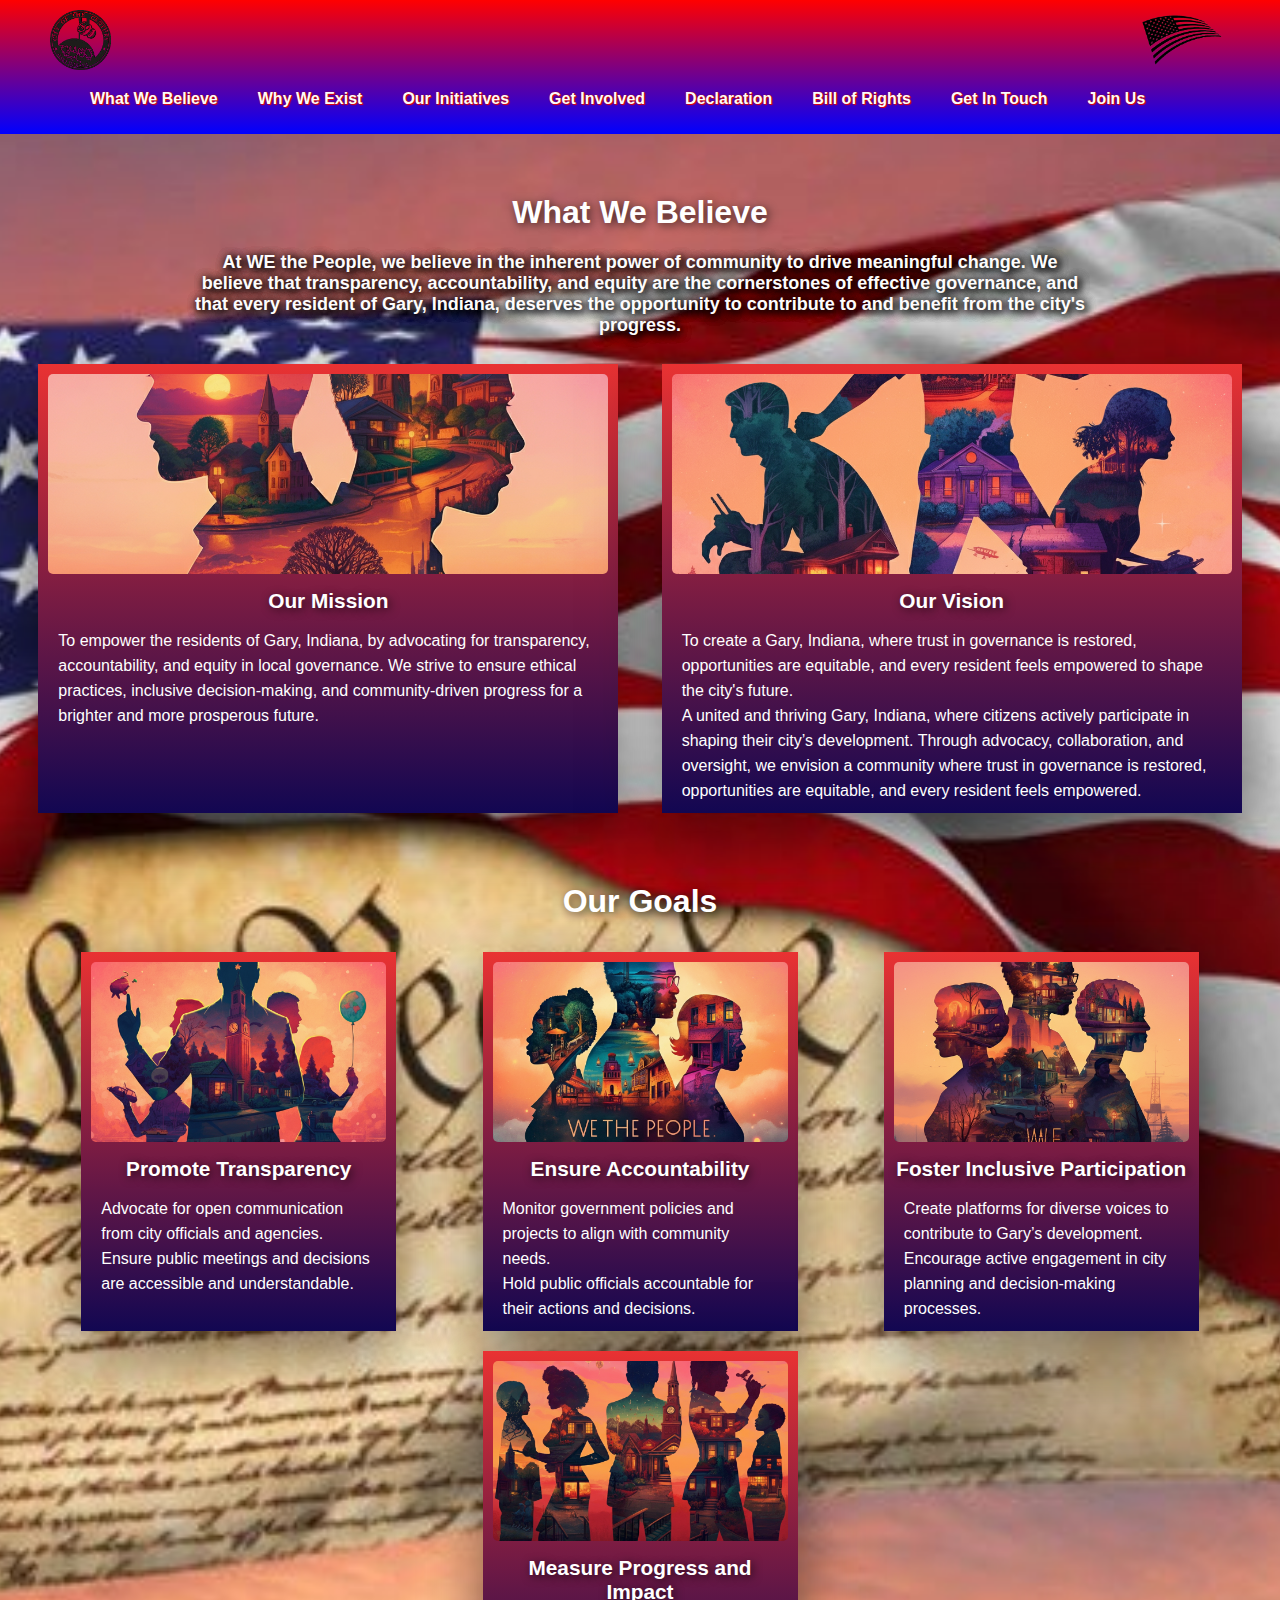
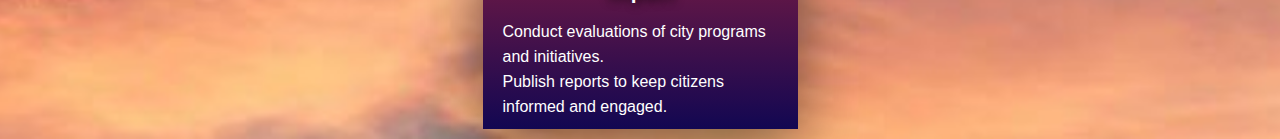
<file: AboutUs.html>
<!DOCTYPE html>
<html lang="en">

<head>
    <meta charset="UTF-8">
    <meta name="viewport" content="width=device-width, initial-scale=1.0">
    <link rel="stylesheet" href="https://cdnjs.cloudflare.com/ajax/libs/font-awesome/6.4.0/css/all.min.css"
        integrity="sha512-iecdLmaskl7CVkqkXNQ/ZH/XLlvWZOJyj7Yy7tcenmpD1ypASozpmT/E0iPtmFIB46ZmdtAc9eNBvH0H/ZpiBw=="
        crossorigin="anonymous" referrerpolicy="no-referrer" />

    <link rel="stylesheet" href="style.css">
    <title>About-Us</title>
    <style>
        body {
            position: relative;
            margin: 0;
            font-family: sans-serif;
        }

        body::before {
            content: '';
            position: absolute;
            top: 0;
            left: 0;
            width: 100%;
            height: 100vh;
            background: rgba(8, 8, 8, 0.9) !important;
            z-index: -1;
        }
        body::after {
            content: '';
            position: absolute;
            top: 0;
            left: 0;
            width: 100%;
            height: 100%;
            background: rgba(8, 8, 8, 0.6);
            z-index: -1;
        }

        .container {
            position: relative;
            z-index: 1;
            /* background: rgba(7, 7, 7, 0.5); */
            background: url(images/wtp/God+Bless+America+\(2\).jpg) center/cover no-repeat;
        }

        .headingtop,
        .para,
        .button-container {
            position: relative;
            z-index: 1;

        }

        .para {
            font-size: 18px !important;
            color: rgb(253, 252, 252);
            font-weight: 600 !important;
            text-shadow: 2px 2px 10px rgba(7, 7, 7, 0.7),2px 2px 10px rgba(7, 7, 7, 0.7),2px 2px 10px rgba(7, 7, 7, 0.7),2px 2px 10px rgba(7, 7, 7, 0.7);
        }

        .headingtop {
            font-weight: 900;
            text-shadow: 2px 2px 10px rgba(0, 0, 0, 0.7);
        }



        .button-container {
            font-weight: 400;

        }


        .about-container {
            display: flex;
            justify-content: space-evenly;
            flex-wrap: wrap;
            margin: 0px 5px;
        }

        .about-box {
            text-align: center;
            position: relative;
            width: 560px;
            background: linear-gradient(to bottom,#e93232, #120752);
            margin: 10px;
            padding: 10px;
            transition: 0.6s;
            box-shadow: 0px 20px 60px rgba(0, 0, 0, 0.5);
        }
        .about-box1 {
            text-align: center;
            position: relative;
            width: 295px;
            background: linear-gradient(to bottom, #e93232, #120752);
            margin: 10px;
            padding: 10px;
            transition: 0.6s;
            box-shadow: 0px 20px 60px rgba(0, 0, 0, 0.5);
        }
        .about-box:hover {
            background: linear-gradient(to bottom, #120752,#e93232);
            box-shadow: 0px 10px 5px rgba(231, 229, 229, 0.5);
        }
        .about-box1:hover {
            background: linear-gradient(to bottom, #120752,#e93232);
            box-shadow: 0px 10px 5px rgba(231, 229, 229, 0.5);
        }

        .box-heading {
            font-size: 1.3rem;
            font-weight: 700;
            color: white;
            margin: 15px 0;
            text-shadow: 2px 2px 10px rgba(0, 0, 0, 0.7);
        }

        .box-content {
            font-size: 1rem;
            font-family: 'Abel', sans-serif;
            color: white;
            margin: 0 10px;
            text-align: left;
        }

        .alignleft {
            line-height: 25px;
        }
        @media screen and (max-width: 600px) {
            .aboutheading {
                font-size: 1.7rem;
            }

            .box-heading {
                font-size: 1rem;
            }

            .box-content {
                font-size: 0.9rem;
            }
        }
    </style>
</head>

<body>
    <div class="container">
        <!-- header -->
        <nav>
            <a href="/index.html" class="logo">
                <img src="images/city_logo.png" alt="City Logo" style="height: 60px; width: auto;">
            </a>
            <a href="/index.html" class="logo">
                <img src="images/vector-american-flags.png" alt="City Logo" style="height: 60px; width: auto;">
            </a>
            <label for="toggler">
                <i class="fa fa-bars"></i>
            </label>
            <input type="checkbox" id="toggler" name="">
            <div class="menu">
                <ul class="list">
                    <li><a href="/AboutUs.html">What We Believe</a></li>
                    <li><a href="/Why-Exist.html">Why We Exist</a></li>
                    <li><a href="/Our-Initiative.html">Our Initiatives</a></li>
                    <li><a href="/Get-Involved.html">Get Involved</a></li>
                    <li><a href="/Declaration.html">Declaration</a></li>
                    <li><a href="/gray.html">Bill of Rights</a></li>
                    <li><a href="/contact.html">Get In Touch</a></li>
                    <li><a href="/Join-us.html">Join Us</a></li>
                </ul>
            </div>
        </nav>
        
        <h1 class="headingtop " style="margin-top: 60px; ">What We Believe</h1>
        <p class="para">At WE the People, we believe in the inherent power of community to drive meaningful change. We
            believe that transparency, accountability, and equity are the cornerstones of effective governance, and that
            every resident of Gary, Indiana, deserves the opportunity to contribute to and benefit from the city's
            progress.</p>

        <div class="about-container">
            <div class="about-box">
                <div
                    style="width: 100%; height: 200px; overflow: hidden; border-radius: 5px; margin-bottom: 15px;background-position: 50% 10%;">
                    <img src="images/1.jpg" loading="lazy" alt="Vision"
                        style="width: 100%; height: 100%; object-fit: cover; ">
                </div>
                <h3 class="box-heading">Our Mission</h3>
                <div class="box-content alignleft">
                    To empower the residents of Gary, Indiana, by advocating for transparency, accountability, and
                    equity in local governance. We strive to ensure ethical practices, inclusive decision-making, and
                    community-driven progress for a brighter and more prosperous future.
                </div>
            </div>

            <div class="about-box">
                <div style="width: 100%; height: 200px; overflow: hidden; border-radius: 5px; margin-bottom: 15px;">
                    <img src="images/additionalimageselectionforwtp/envato-labs-ai-2dec8559-a771-4636-9a93-c594914e1535.jpg" loading="lazy" alt="Impact goal"
                        style="width: 100%; height: 100%; object-fit: cover;">
                </div>
                <h3 class="box-heading">Our Vision</h3>
                <div class="box-content alignleft">
                    To create a Gary, Indiana, where trust in governance is restored, opportunities are equitable, and
                    every resident feels empowered to shape the city's future. <br>

                    A united and thriving Gary, Indiana, where citizens actively participate in shaping their city’s
                    development. Through advocacy, collaboration, and oversight, we envision a community where trust in
                    governance is restored, opportunities are equitable, and every resident feels empowered.
                </div>
            </div>
        </div>
        <h1 class="headingtop " style="margin-top: 60px;">Our Goals</h1>
            <div class="about-container">
                <div class="about-box1">
                    <div style="width: 100%; height: 180px; overflow: hidden; border-radius: 5px; margin-bottom: 15px;">
                        <img src="images/3.jpg" loading="lazy" alt="Impact goal"
                            style="width: 100%; height: 100%; object-fit: cover;">
                    </div>
                    <h3 class="box-heading">Promote Transparency</h3>
                    <div class="box-content alignleft">
                        Advocate for open communication from city officials and agencies. <br>
                        Ensure public meetings and decisions are accessible and understandable. <br>
                       
    
                    </div>
                </div>
                <div class="about-box1">
                    <div style="width: 100%; height: 180px; overflow: hidden; border-radius: 5px; margin-bottom: 15px;">
                        <img src="images/4.jpg" loading="lazy" alt="Impact goal"
                            style="width: 100%; height: 100%; object-fit: cover;">
                    </div>
                    <h3 class="box-heading">Ensure Accountability</h3>
                    <div class="box-content alignleft">                   
                        Monitor government policies and projects to align with community needs. <br>
                        Hold public officials accountable for their actions and decisions. <br>
                    </div>
                </div>
                <div class="about-box1">
                    <div style="width: 100%; height: 180px; overflow: hidden; border-radius: 5px; margin-bottom: 15px;">
                        <img src="images/5.jpg" loading="lazy" alt="Impact goal"
                            style="width: 100%; height: 100%; object-fit: cover;">
                    </div>
                    <h3 class="box-heading">Foster Inclusive Participation</h3>
                    <div class="box-content alignleft">
                        Create platforms for diverse voices to contribute to Gary’s development. <br>
                        Encourage active engagement in city planning and decision-making processes. <br>
                    </div>
                </div>
                <div class="about-box1">
                    <div style="width: 100%; height: 180px; overflow: hidden; border-radius: 5px; margin-bottom: 15px;">
                        <img src="images/6.jpg" loading="lazy" alt="Impact goal"
                            style="width: 100%; height: 100%; object-fit: cover;">
                    </div>
                    <h3 class="box-heading">Measure Progress and Impact</h3>
                    <div class="box-content alignleft">
                        Conduct evaluations of city programs and initiatives. <br>
                        Publish reports to keep citizens informed and engaged.<br>
    
                    </div>
                </div>
            </div>


    </div>
</body>

</html>
</file>
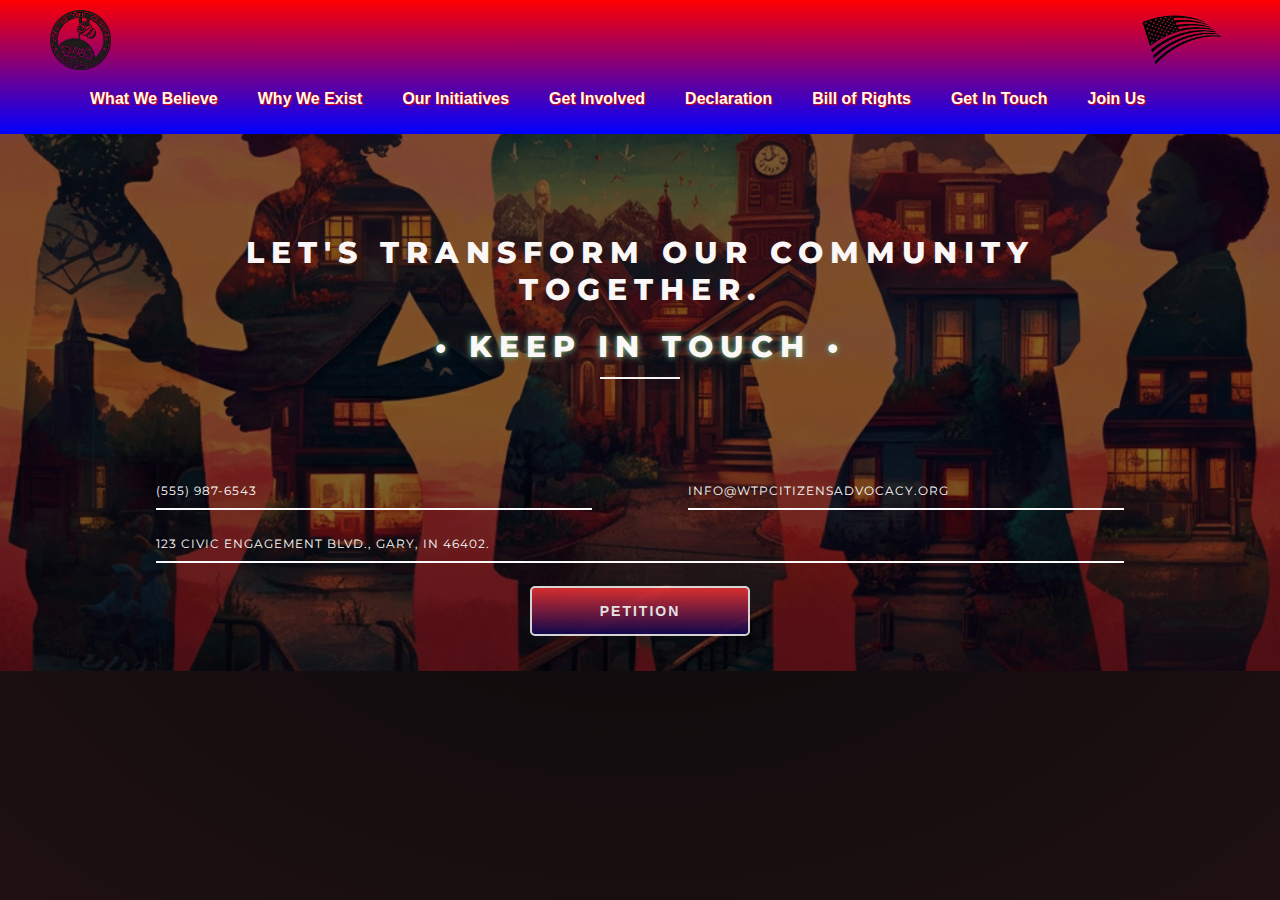
<file: contact.html>
<!DOCTYPE html>
<html lang="en">

<head>
    <meta charset="UTF-8">
    <meta name="viewport" content="width=device-width, initial-scale=1.0">
    <link rel="stylesheet" href="https://cdnjs.cloudflare.com/ajax/libs/font-awesome/6.4.0/css/all.min.css"
        integrity="sha512-iecdLmaskl7CVkqkXNQ/ZH/XLlvWZOJyj7Yy7tcenmpD1ypASozpmT/E0iPtmFIB46ZmdtAc9eNBvH0H/ZpiBw=="
        crossorigin="anonymous" referrerpolicy="no-referrer" />
    <link rel="stylesheet" href="style.css">
    <title>Contact Us</title>

    <style>
        @import url(https://fonts.googleapis.com/css?family=Montserrat:400,700);

        html {
            font-family: 'Montserrat', Arial, sans-serif;
            -ms-text-size-adjust: 100%;
            -webkit-text-size-adjust: 100%;

        }

        body {
            color: white !important;
        }

        .container1 {
            text-align: center;
            position: relative;
            background: url(images/6.jpg) center/cover no-repeat;
            color: white;
            overflow: hidden;
        }

        /* Add a dark overlay */
        .container1::before {
            content: '';
            position: absolute;
            top: 0;
            left: 0;
            width: 100%;
            height: 100%;
            background: rgba(0, 0, 0, 0.5);
            /* Semi-transparent black */
            z-index: 1;
        }

        /* Ensure content is above the overlay */
        .container1 * {
            position: relative;
            z-index: 2;
        }


        button {
            overflow: visible;
        }

        button,
        select {
            text-transform: none;
        }

        button,
        input,
        select,
        textarea {
            color: #fcf9f9;
            font: inherit;
            margin: 0;
        }

        input {
            line-height: normal;
        }

        textarea {
            overflow: auto;
        }

        #container {
            max-width: 968px;
            margin: 5px auto;
            position: relative;
        }

        .social-icons {
            margin-bottom: 30px;
        }

        form {
            padding: 0px;
        }

        h1 {
            color: #faf7f6;
            font-size: 30px;
            font-weight: 800;
            letter-spacing: 7px;
            text-align: center;
            text-transform: uppercase;
        }

        .underline {
            border-bottom: solid 2px #f5f5f4;
            margin: -0.512em auto;
            width: 80px;
        }

        .icon_wrapper {
            margin: 50px auto 0;
            width: 100%;
        }

        .icon {
            display: block;
            fill: #fcfbfb;
            height: 50px;
            margin: 0 auto;
            width: 50px;
        }

        .email {
            float: right;
            width: 45%;
        }

        input[type='text'],
        [type='email'],
        select,
        textarea {
            background: none;
            border: none;
            border-bottom: solid 2px #faf9f9;
            color: #fdfdfc;
            font-size: 1.000em;
            font-weight: 400;
            letter-spacing: 1px;
            margin: 0em 0 1.875em 0;
            padding: 0 0 0.875em 0;
            text-transform: uppercase;
            width: 100%;
            -webkit-box-sizing: border-box;
            -moz-box-sizing: border-box;
            -ms-box-sizing: border-box;
            -o-box-sizing: border-box;
            box-sizing: border-box;
            -webkit-transition: all 0.3s;
            -moz-transition: all 0.3s;
            -ms-transition: all 0.3s;
            -o-transition: all 0.3s;
            transition: all 0.3s;
        }

        input[type='text']:focus,
        [type='email']:focus,
        textarea:focus {
            outline: none;
            padding: 0 0 0.875em 0;
        }

        .message {
            float: none;
        }

        .name {
            float: left;
            width: 45%;
        }

        select {
            background: url('https://cdn4.iconfinder.com/data/icons/ionicons/512/icon-ios7-arrow-down-32.png') no-repeat right;
            outline: none;
        }

        select::-ms-expand {
            display: none;
        }

        .subject {
            width: 100%;
        }

        .telephone {
            width: 100%;
        }

        input:hover::placeholder {
            color: #df0303;
        }

        textarea {
            line-height: 150%;
            height: 150px;
            resize: none;
            width: 100%;
        }

        ::-webkit-input-placeholder {
            color: #fbfdfb;
        }

        :-moz-placeholder {
            color: #fcfcfb;
            opacity: 1;
        }

        ::-moz-placeholder {
            color: #fdfcfb;
            opacity: 1;
        }

        :-ms-input-placeholder {
            color: #f0eeee;
        }

        .build:hover {
            text-shadow: 0 0 5px rgb(255, 255, 255, 1), 0 0 10px rgb(255, 255, 255, 1),
                0 0 20px rgb(255, 255, 255, 1), 0 0 30px rgb(255, 255, 255, 1);
        }

        .social-icons i:hover {
            color: #faf8f7;
        }

        #form_button {
            background: none;
            border: solid 2px #ebe9e8;
            color: #f8f8f8;
            cursor: pointer;
            display: inline-block;
            font-family: 'Helvetica', Arial, sans-serif;
            font-size: 0.875em;
            font-weight: bold;
            outline: none;
            padding: 15px 30px;
            text-transform: uppercase;
            -webkit-transition: all 0.3s;
            -moz-transition: all 0.3s;
            -ms-transition: all 0.3s;
            -o-transition: all 0.3s;
            transition: all 0.3s;
            background: linear-gradient(to bottom,#e93232, #120752);
        }

        #form_button:hover {
            background: linear-gradient(to top,#e93232, #120752);
            box-shadow: 10px 10px 20px rgba(231, 229, 229, 0.5);
        }


        .custom-button {
            background-color: #830606;
            color: white;
            font-size: 16px;
            border: none;
            padding: 10px 20px;
            border-radius: 5px;
            cursor: pointer;
        }

        .custom-button:hover {
            background: #fffeff !important;
            color: rgb(192, 5, 5);
        }

        form input {
            font-size: 12px !important;
        }


        @media screen and (max-width: 768px) {
            #container {
                margin: 20px auto;
                width: 95%;
            }

            .container3 {
                flex-direction: column;
            }

            .container3>div {
                flex: none;
                width: 100%;

            }

            .container3 img {
                width: 100%;
                height: 230px !important;
                object-fit: cover;
            }
        }

        @media screen and (max-width: 480px) {
            h1 {
                font-size: 26px;
            }

            .underline {
                width: 68px;
            }

            #form_button {
                padding: 15px 25px;
            }
        }

        @media screen and (max-width: 420px) {
            h1 {
                font-size: 18px;
            }

            .icon {
                height: 35px;
                width: 35px;
            }

            .underline {
                width: 53px;
            }

            input[type='text'],
            [type='email'],
            select,
            textarea {
                font-size: 0.875em;
            }
        }
    </style>
</head>

<body>
    <div class="container1">
        <nav>
            <a href="/index.html" class="logo">
                <img src="images/city_logo.png" alt="City Logo" style="height: 60px; width: auto;">
            </a>
            <a href="/index.html" class="logo">
                <img src="images/vector-american-flags.png" alt="City Logo" style="height: 60px; width: auto;">
            </a>
            <label for="toggler">
                <i class="fa fa-bars"></i>
            </label>
            <input type="checkbox" id="toggler" name="">
            <div class="menu">
                <ul class="list">
                    <li><a href="/AboutUs.html">What We Believe</a></li>
                    <li><a href="/Why-Exist.html">Why We Exist</a></li>
                    <li><a href="/Our-Initiative.html">Our Initiatives</a></li>
                    <li><a href="/Get-Involved.html">Get Involved</a></li>
                    <li><a href="/Declaration.html">Declaration</a></li>
                    <li><a href="/gray.html">Bill of Rights</a></li>
                    <li><a href="/contact.html">Get In Touch</a></li>
                    <li><a href="/Join-us.html">Join Us</a></li>
                </ul>
            </div>
        </nav>

        <div id="container">
            <h1 class="build" style="margin-top: 100px; ">Let's Transform Our Community Together.</h1>

            <h1 style="text-shadow: 0 0 5px rgb(105, 172, 105), 0 0 10px rgb(105, 105, 105);">&bull; Keep in Touch
                &bull;</h1>
            <div class="underline">
            </div>
            <div class="social-icons" style="text-align: center; margin-top: 50px;">
                <a href="https://www.facebook.com" target="_blank"
                    style="margin: 0 15px; color: #fcfbfb; font-size: 24px; text-decoration: none;">
                    <i class="fab fa-facebook"></i>
                </a>
                <a href="https://www.twitter.com" target="_blank"
                    style="margin: 0 15px; color: #fcfbfb; font-size: 24px; text-decoration: none;">
                    <i class="fab fa-twitter"></i>
                </a>
                <a href="https://www.linkedin.com" target="_blank"
                    style="margin: 0 15px; color: #fcfbfb; font-size: 24px; text-decoration: none;">
                    <i class="fab fa-linkedin"></i>
                </a>
                <a href="https://www.instagram.com" target="_blank"
                    style="margin: 0 15px; color: #fcfbfb; font-size: 24px; text-decoration: none;">
                    <i class="fab fa-instagram"></i>
                </a>
            </div>

            <div class="container3" style="display: flex; align-items: center; gap: 2px; margin: 0px; padding: 0px;">
                <!-- Left Side: Image -->

                <!-- Right Side: Form -->
                <div style="flex: 3;">
                    <form action="#" method="post" id="contact_form" onsubmit="sendEmail(); return false;">
                        <div class="name">
                            <label for="Phone Number"></label>
                            <input type="text" placeholder="(555) 987-6543 " name="name" id="name_input" required>
                        </div>
                        <div class="email">
                            <label for="email"></label>
                            <input type="email" placeholder="info@wtpcitizensadvocacy.org" name="email" id="email_input"
                                required>
                        </div>
                        <div class="telephone">
                            <label for="Address"></label>
                            <input type="text" placeholder="123 Civic Engagement Blvd., Gary, IN 46402."
                                name="telephone" id="telephone_input" required>
                        </div>

                        <div class="submit" style="padding-bottom: 30px;">
                            <button id="form_button" style="letter-spacing: 2px;" onclick="redirectToPetition()">
                                PETITION
                            </button>
                        </div>
                    </form>

                </div>
            </div>
        </div>
    </div>
    <script>
        function redirectToPetition() {
            const petitionURL = 'https://www.change.org/p/mandate-gary-s-city-officials-to-auction-over-8-000-city-owned-parcels';
            window.location.href = petitionURL; // Opens the link in the same tab
        }
    </script>
</body>

</html>
</file>
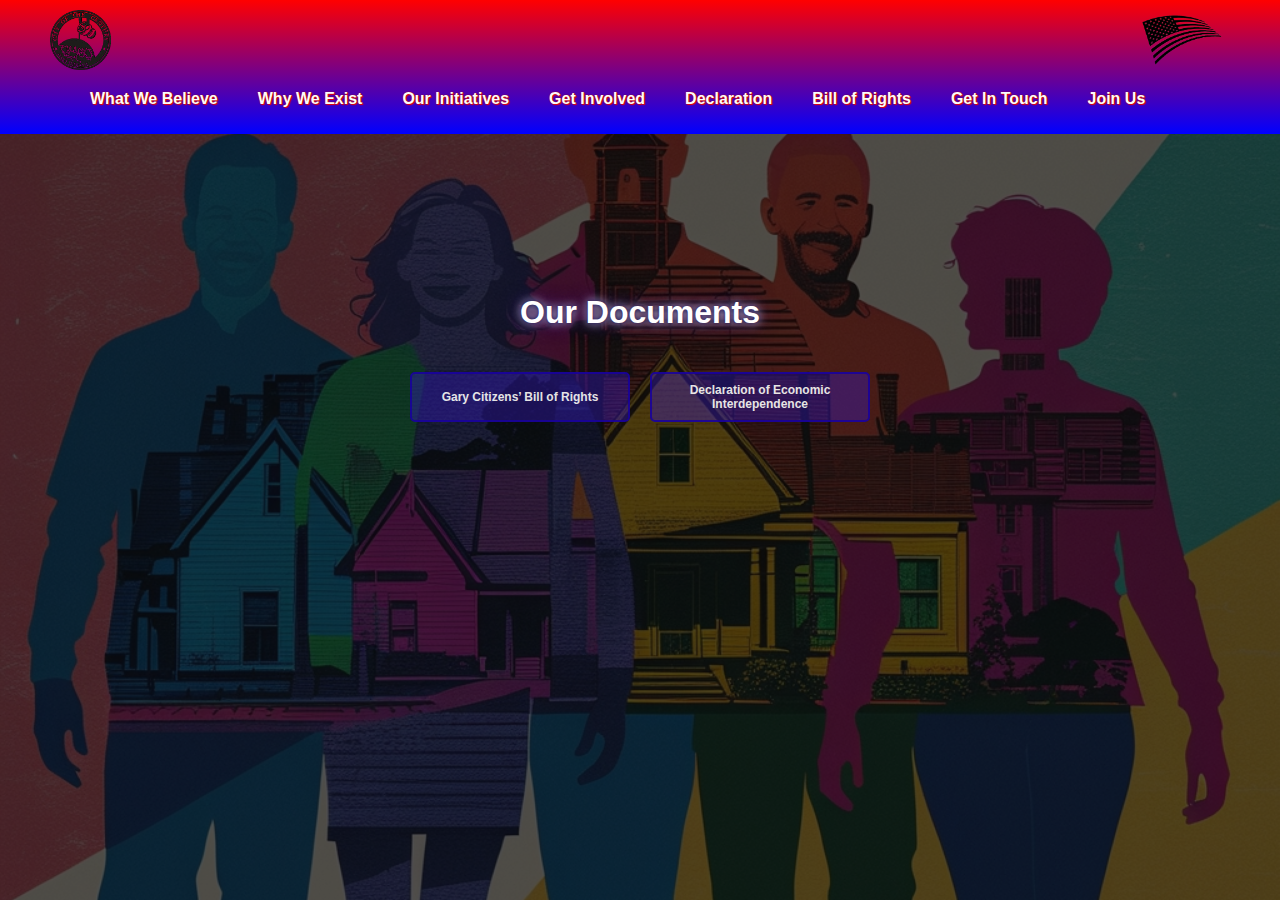
<file: document.html>
<!DOCTYPE html>
<html lang="en">

<head>
    <meta charset="UTF-8">
    <meta name="viewport" content="width=device-width, initial-scale=1.0">
    <link rel="stylesheet" href="https://cdnjs.cloudflare.com/ajax/libs/font-awesome/6.4.0/css/all.min.css"
        integrity="sha512-iecdLmaskl7CVkqkXNQ/ZH/XLlvWZOJyj7Yy7tcenmpD1ypASozpmT/E0iPtmFIB46ZmdtAc9eNBvH0H/ZpiBw=="
        crossorigin="anonymous" referrerpolicy="no-referrer" />

    <link rel="stylesheet" href="style.css">
    <title>Join Us</title>
    <style>
        body {
            position: relative;
            margin: 0;
            font-family: sans-serif;
        }

        body::before {
            content: '';
            position: absolute;
            top: 0;
            left: 0;
            width: 100%;
            height: 100%;
            background: url(images/wethepeople/envato-labs-ai-8bae2f8a-2b38-468b-ba0f-7be694866dd8.jpg) center/cover no-repeat;
            z-index: -1;
            background-position: top;
        }

        body::after {
            content: '';
            position: absolute;
            top: 0;
            left: 0;
            width: 100%;
            height: 100%;
            background: rgba(8, 8, 8, 0.7);
            z-index: -1;
        }

        .container {
            position: relative;
            z-index: 1;
            background: rgba(7, 7, 7, 0);
        }

        .headingtop,
        .para,
        .button-container {
            position: relative;
            z-index: 1;

        }

        .headingtop {
            font-weight: 900;
        }

        .para {
            font-weight: 500;
        }

        .button-container {
            font-weight: 400;

        }

        button {
            border: 2px solid #1a02a1;
            background: rgba(60, 27, 209, 0.4);
            font-size: 12px;
        }
        button:hover {
            background: rgba(230, 5, 5, 0.4);
            color: #fdfcfd;
            border: 2px solid #790303;
        }
    </style>
</head>

<body>
    <div class="container">
        <!-- header -->
        <nav>
            <a href="/index.html" class="logo">
                <img src="images/city_logo.png" alt="City Logo" style="height: 60px; width: auto;">
            </a>
            <a href="/index.html" class="logo">
                <img src="images/vector-american-flags.png" alt="City Logo" style="height: 60px; width: auto;">
            </a>
            <label for="toggler">
                <i class="fa fa-bars"></i>
            </label>
            <input type="checkbox" id="toggler" name="">
            <div class="menu">
                <ul class="list">
                    <li><a href="/AboutUs.html">What We Believe</a></li>
                    <li><a href="/Why-Exist.html">Why We Exist</a></li>
                    <li><a href="/Our-Initiative.html">Our Initiatives</a></li>
                    <li><a href="/Get-Involved.html">Get Involved</a></li>
                    <li><a href="/Declaration.html">Declaration</a></li>
                    <li><a href="/gray.html">Bill of Rights</a></li>
                    <li><a href="/contact.html">Get In Touch</a></li>
                    <li><a href="/Join-us.html">Join Us</a></li>
                </ul>
            </div>
        </nav>


        <h1 class="headingtop " style="margin-top: 160px;">Our Documents</h1>
       
        <div class="button-container">
            <a href="/gray.html">
                <button>Gary Citizens’ Bill of Rights</button>
            </a>
            <a href="/Declaration.html">
                <button>Declaration of Economic Interdependence</button>
            </a>
        </div>

    </div>
</body>

</html>
</file>
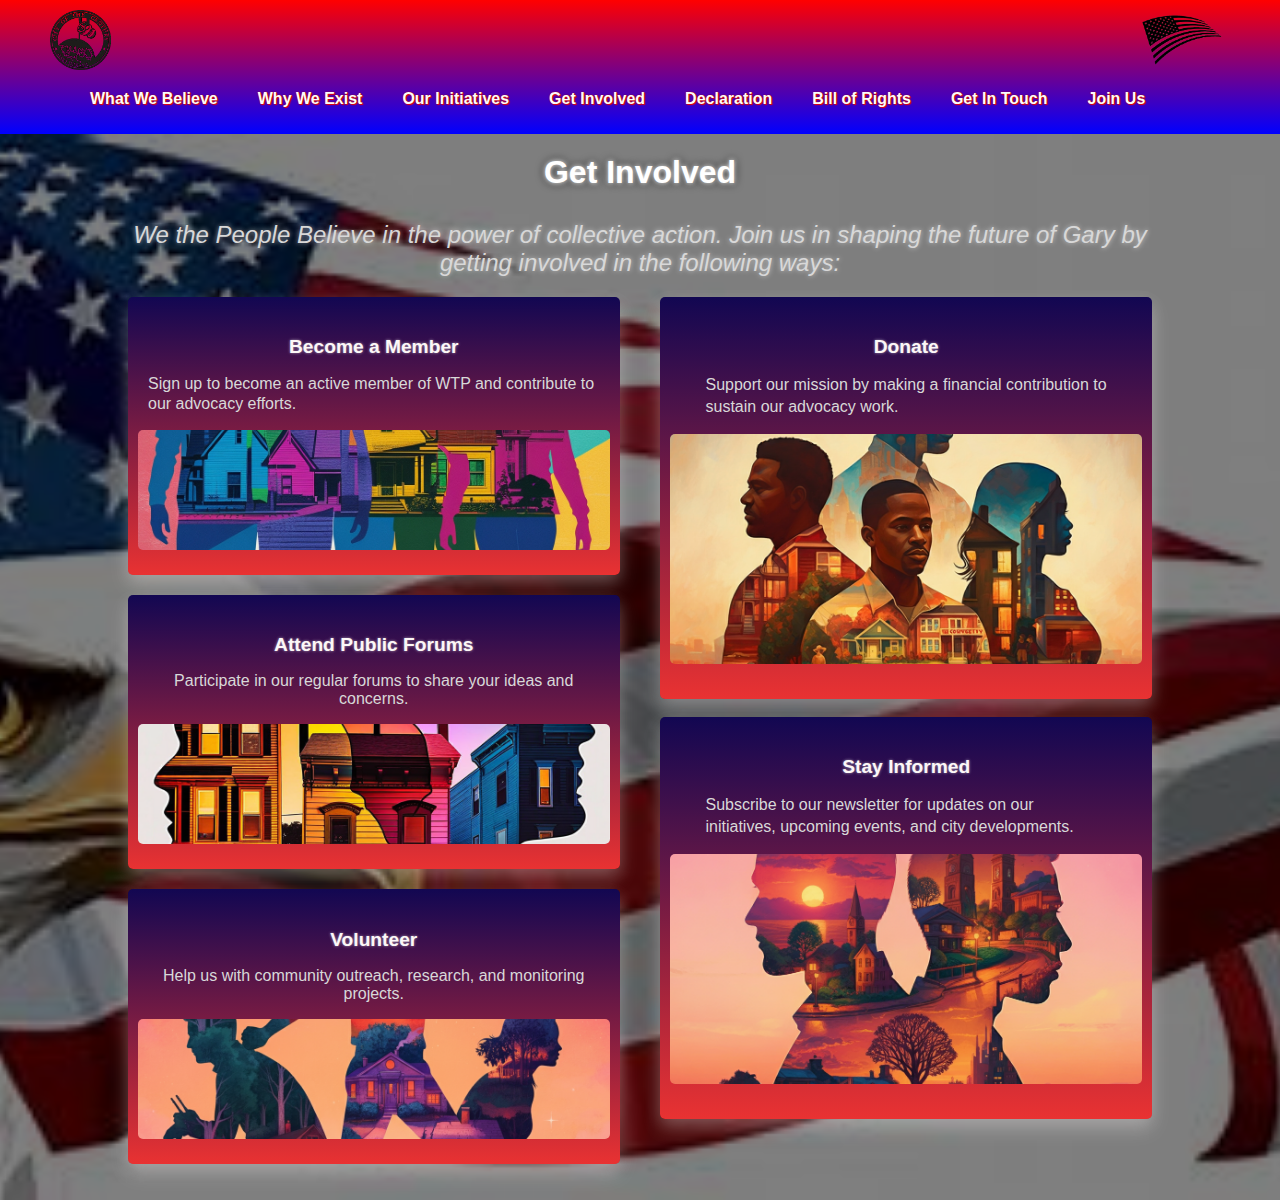
<file: Get-Involved.html>
<!DOCTYPE html>
<html lang="en">

<head>
    <meta charset="UTF-8">
    <meta name="viewport" content="width=device-width, initial-scale=1.0">
    <link rel="stylesheet" href="https://cdnjs.cloudflare.com/ajax/libs/font-awesome/6.4.0/css/all.min.css"
        integrity="sha512-iecdLmaskl7CVkqkXNQ/ZH/XLlvWZOJyj7Yy7tcenmpD1ypASozpmT/E0iPtmFIB46ZmdtAc9eNBvH0H/ZpiBw=="
        crossorigin="anonymous" referrerpolicy="no-referrer" />
    <link rel="stylesheet" href="style.css">
    <title>Get Involved</title>
    <style>
        body {
            font-family: sans-serif;
            margin: 0;
            padding: 0;

        }

        .container1 {
            text-align: center;
            padding: 20px 10% 0px 10%;
            position: relative;
            background: url(images/wtp/th\ \(6\).jpg) center/cover no-repeat;
            color: white;
            overflow: hidden;
        }

        /* Add a dark overlay */
        .container1::before {
            content: '';
            position: absolute;
            top: 0;
            left: 0;
            width: 100%;
            height: 100%;
            background: rgba(0, 0, 0, 0.5);
            /* Semi-transparent black */
            z-index: 1;
        }

        /* Ensure content is above the overlay */
        .container1 * {
            position: relative;
            z-index: 2;
        }


        /* Main Heading */
        .main-heading {
            font-size: 2rem;
            font-weight: 800;
            color: white;
            text-shadow: 0 0 5px white, 0 0 10px rgb(12, 12, 12);
            margin-bottom: 30px;
            text-align: center;
        }

        .tagline {
            font-size: 1.5rem;
            color: #d8d8d8;
            text-align: center;
            font-style: italic;
            margin-bottom: 20px;
            text-shadow: 0 0 5px rgba(255, 255, 255, 0.6);
        }

        /* Two columns layout */
        .content-wrapper {
            display: flex;
            justify-content: space-between;
            gap: 0px;
            flex-wrap: wrap;
        }

        .left-column {
            width: 48%;
            display: flex;
            flex-direction: column;
            gap: 20px;
        }


        .right-column {
            width: 48%;
            display: flex;
            flex-direction: column;

        }

        .box {
            background: linear-gradient(to bottom, #120752, #e93232);
            padding: 20px 10px;
            border-radius: 5px;
            box-shadow: 0 10px 20px rgba(253, 252, 252, 0.2), 0 5px 15px rgba(252, 251, 251, 0.15);
            transition: all 0.3s ease;
        }

        .box h3 {
            font-size: 1.2rem;
            font-weight: 700;
            color: #fcf7f7;
            text-shadow: 0 0 3px rgba(248, 247, 247, 0.6);
            margin-bottom: 10px;
        }

        .box p {
            font-size: 1rem;
            color: #d8d8d8;
            list-style: none;
        }

        .box .alignlft {
            text-align: left;
            padding: 0px 10px !important;
            line-height: 20px;

        }

        .box .righttext {
            padding: 0px 35px !important;
            line-height: 22px;
        }

        .box:hover {
            box-shadow: 0 6px 12px rgba(119, 3, 100, 0.2);
        }

        .cta-button {
            width: 80%;
            padding: 10px 20%;
            font-size: 1.2rem;
            font-weight: 600;
            background: linear-gradient(to bottom,  #120752, #e93232);
            color: rgb(252, 249, 249);
            border: none;
            border-radius: 5px;
            cursor: pointer;
            margin-top: 40px;
            margin-bottom: 10px;
            transition: background-color 0.3s;
            text-shadow: 2px 4px 5px rgb(0, 0, 0);
        }

        .cta-button:hover {
            cursor: pointer;
            color: #720147;
            font-weight: 800;
            background: linear-gradient(to bottom,  #120752, #e93232);
            opacity: 1;
            text-shadow: 0 0 8px #fff, 0 0 10px #fff;
        }

        /* Mobile View */
        @media screen and (max-width: 900px) {
            .box .righttext {
                padding: 0px 30px !important;
            }
        }

        @media screen and (max-width: 800px) {
            .box .righttext {
                padding: 0px 15px !important;

            }

            .box .alignlft {
                text-align: left;
                padding: 0px 10px !important;
                line-height: 18px;
                font-size: 15px;

            }
        }

        @media screen and (max-width: 550px) {
            .content-wrapper {
                flex-direction: column;
                gap: 20px;
            }

            .left-column,
            .right-column {
                width: 100%;
            }

            .main-heading {
                font-size: 1.5rem;
            }

            .cta-button {
                font-size: 0.8rem;
            }
        }
    </style>
</head>

<body>
    <div class="wrapper">
        <!-- header  -->
        <nav>
            <a href="/index.html" class="logo">
                <img src="images/city_logo.png" alt="City Logo" style="height: 60px; width: auto;">
            </a>
            <a href="/index.html" class="logo">
                <img src="images/vector-american-flags.png" alt="City Logo" style="height: 60px; width: auto;">
            </a>
            <label for="toggler">
                <i class="fa fa-bars"></i>
            </label>
            <input type="checkbox" id="toggler" name="">
            <div class="menu">
                <ul class="list">
                    <li><a href="/AboutUs.html">What We Believe</a></li>
                    <li><a href="/Why-Exist.html">Why We Exist</a></li>
                    <li><a href="/Our-Initiative.html">Our Initiatives</a></li>
                    <li><a href="/Get-Involved.html">Get Involved</a></li>
                    <li><a href="/Declaration.html">Declaration</a></li>
                    <li><a href="/gray.html">Bill of Rights</a></li>
                    <li><a href="/contact.html">Get In Touch</a></li>
                    <li><a href="/Join-us.html">Join Us</a></li>
                </ul>
            </div>
        </nav>
        <!-- header  -->
        <div class="container1">
            <!-- Add tagline here -->
            <div class="main-heading">Get Involved</div>
            <p class="tagline">We the People Believe in the power of collective action. Join us in shaping the future of
                Gary by getting involved in the following ways:</p>
            <div class="content-wrapper">
                <!-- Left Column -->
                <div class="left-column">
                    <div class="box ">

                        <h3>Become a Member</h3>
                        <p class="alignlft"> Sign up to become an active member of WTP and contribute to our advocacy
                            efforts.</p>
                        <div
                            style="width: 100%;height: 120px; overflow: hidden; border-radius: 5px; margin-bottom: 5px;background-position: 50% 0%;">
                            <img src="images/wethepeople/envato-labs-ai-8bae2f8a-2b38-468b-ba0f-7be694866dd8.jpg"
                                loading="lazy" alt="Impact goal" style="width: 100%; height: 100%; object-fit: cover; ">

                        </div>
                    </div>
                    <div class="box">
                        <h3>Attend Public Forums</h3>
                        <p> Participate in our regular forums to share your ideas and concerns.</p>
                        <div
                            style="width: 100%;height: 120px; overflow: hidden; border-radius: 5px; margin-bottom: 5px;">
                            <img src="images/wethepeople/envato-labs-ai-ed60c668-08c0-4380-82ba-20270cca5d29.jpg"
                                loading="lazy" alt="Impact goal" style="width: 100%; height: 100%; object-fit: cover; ">

                        </div>
                    </div>
                    <div class="box">
                        <h3>Volunteer</h3>
                        <p> Help us with community outreach, research, and monitoring projects.</p>
                        <div
                            style="width: 100%;  height: 120px; overflow: hidden; border-radius: 5px; margin-bottom: 5px;">
                            <img src="images/additionalimageselectionforwtp/envato-labs-ai-2dec8559-a771-4636-9a93-c594914e1535.jpg"
                                loading="lazy" alt="Impact goal" style="width: 100%; height: 100%; object-fit: cover; ">
                        </div>
                    </div>
                </div>

                <!-- Right Column -->
                <div class="right-column">
                    <div class="box">
                        <h3>Donate</h3>
                        <p class="alignlft righttext"> Support our mission by making a financial contribution to sustain
                            our advocacy work.
                        </p>
                        <div
                            style="width: 100%; height: 230px; overflow: hidden; border-radius: 5px; margin-bottom: 15px; background-position: 50% 0%;">
                            <img src="images/wethepeople/envato-labs-ai-8a04a539-4898-47d7-8224-5c644f11615f.jpg"
                                loading="lazy" alt="Impact goal" style="width: 100%; height: 100%; object-fit: cover; ">
                        </div>
                    </div>
                    <br>
                    <div class="box">
                        <h3>Stay Informed</h3>
                        <p class="alignlft righttext"> Subscribe to our newsletter for updates on our initiatives,
                            upcoming events, and city developments.
                        </p>
                        <div
                            style="width: 100%; height: 230px; overflow: hidden; border-radius: 5px; margin-bottom: 15px;">
                            <img src="images/additionalimageselectionforwtp/envato-labs-ai-57173bb6-b42c-411b-a01e-9ed5647a3c58.jpg"
                                loading="lazy" alt="Impact goal" style="width: 100%; height: 100%; object-fit: cover;">
                        </div>
                    </div>
                </div>
            </div>
            <br> <br>

        </div>
    </div>
</body>

</html>
</file>
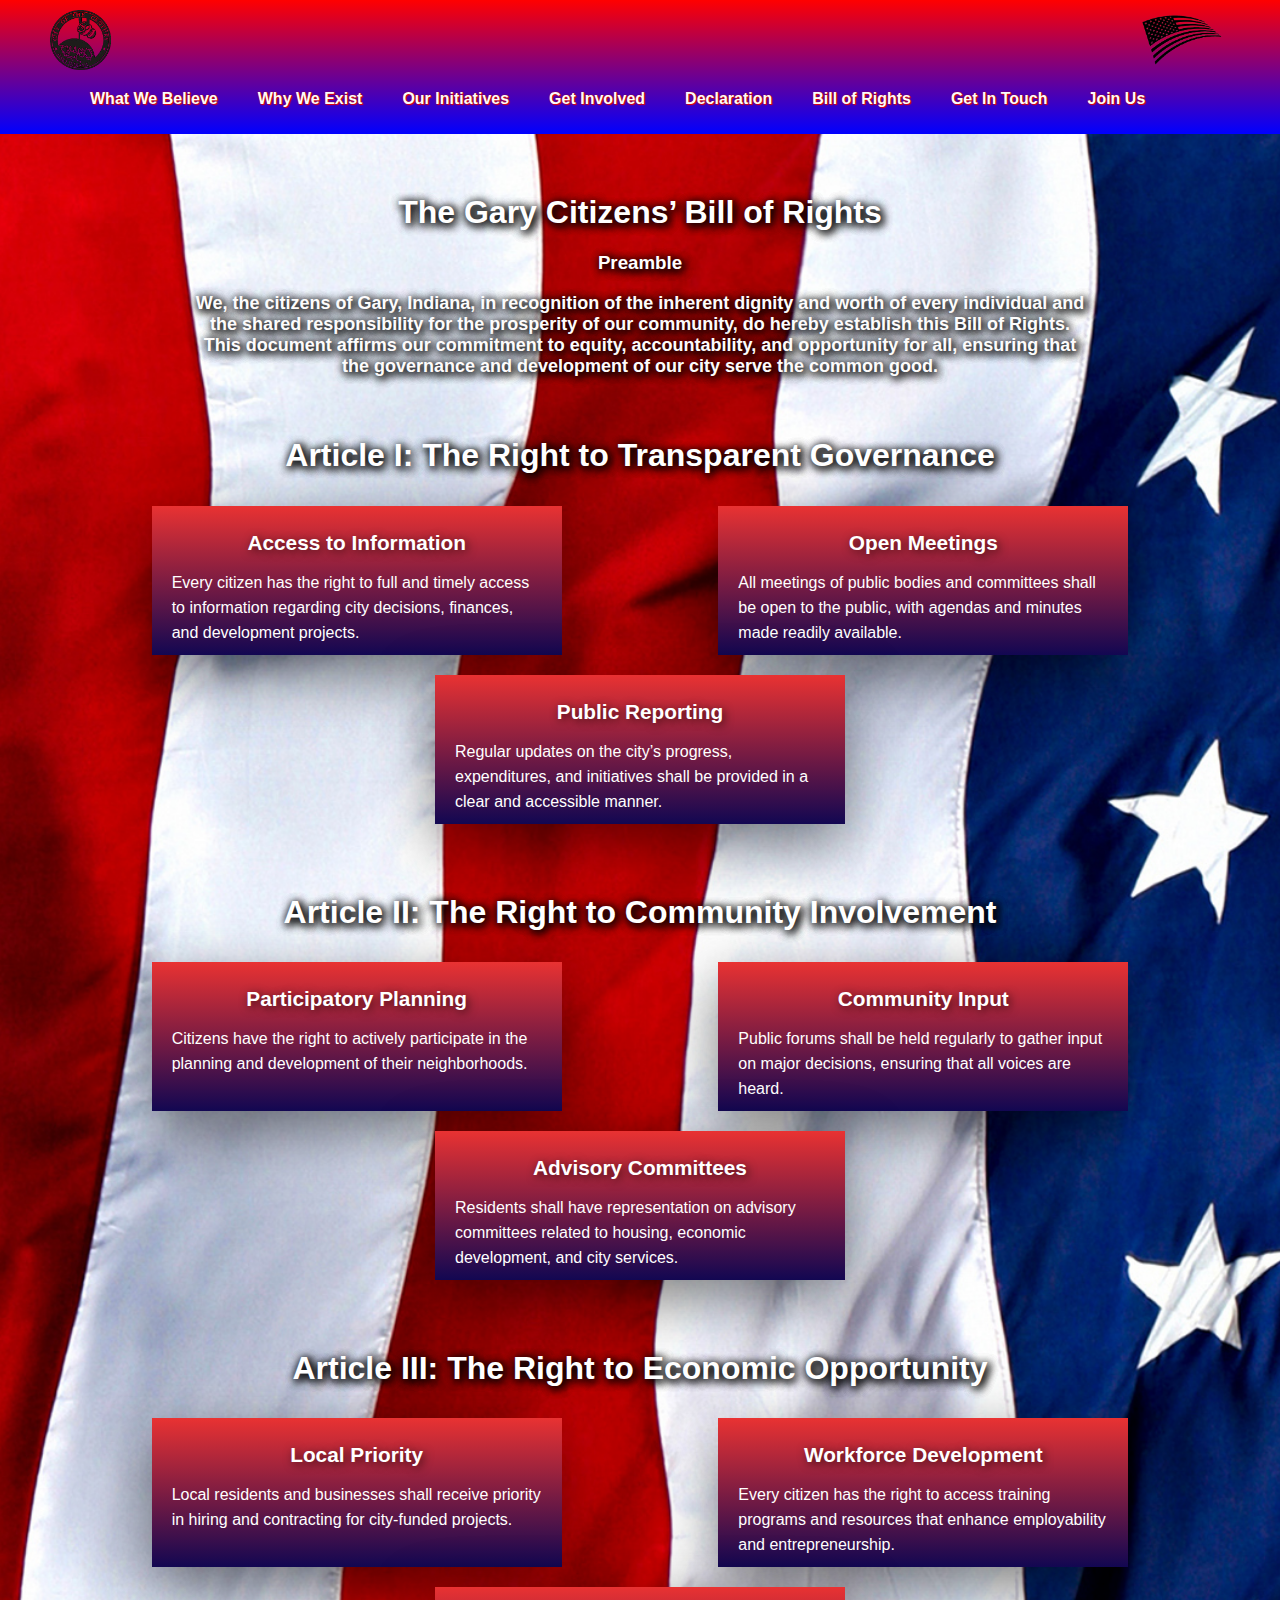
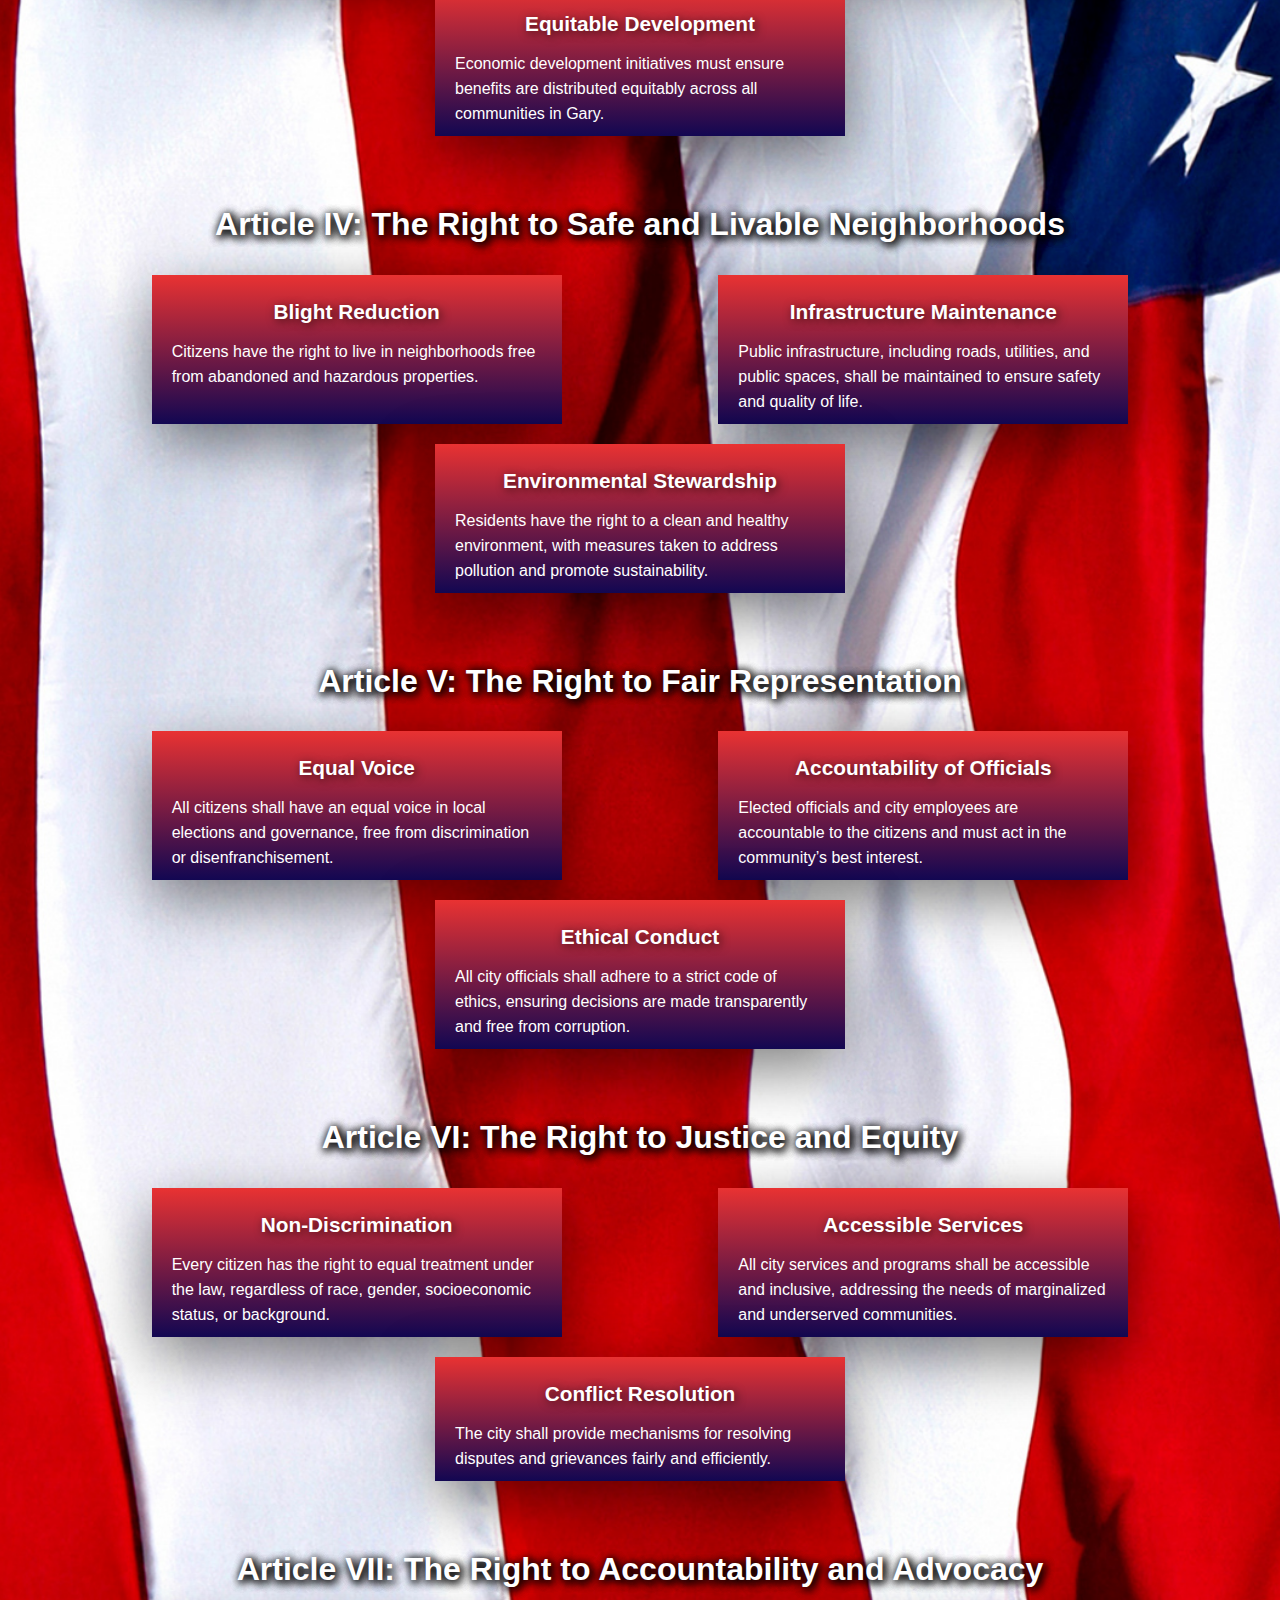
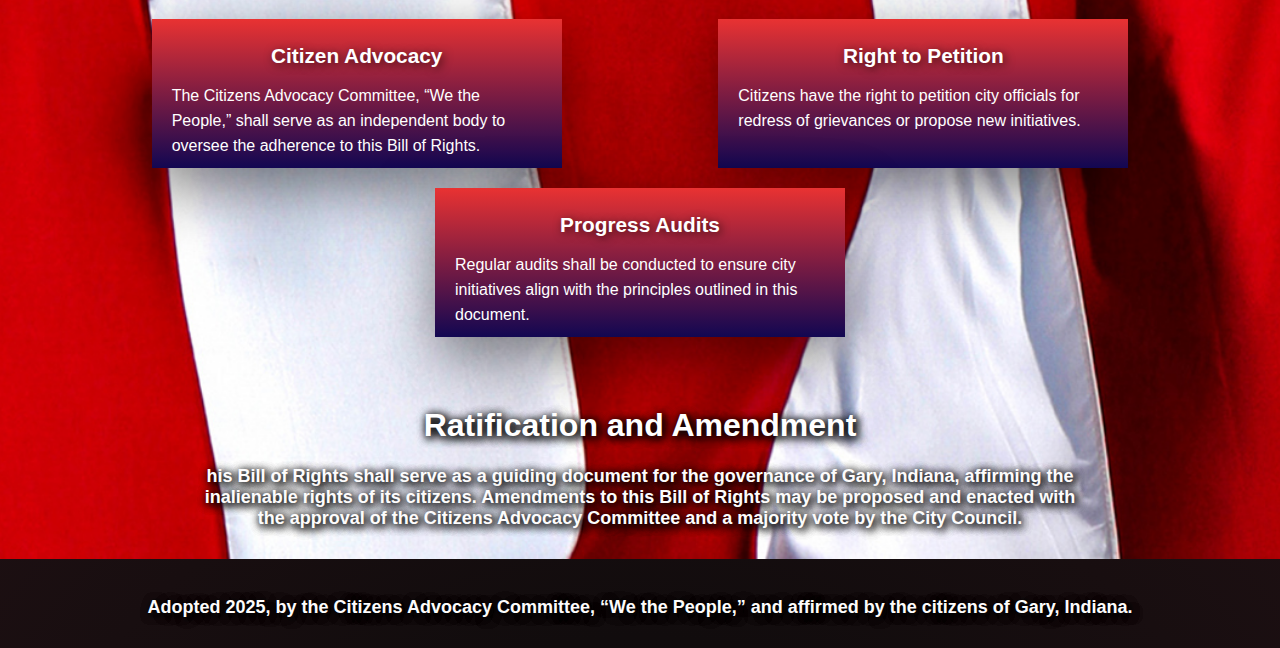
<file: gray.html>
<!DOCTYPE html>
<html lang="en">

<head>
    <meta charset="UTF-8">
    <meta name="viewport" content="width=device-width, initial-scale=1.0">
    <link rel="stylesheet" href="https://cdnjs.cloudflare.com/ajax/libs/font-awesome/6.4.0/css/all.min.css"
        integrity="sha512-iecdLmaskl7CVkqkXNQ/ZH/XLlvWZOJyj7Yy7tcenmpD1ypASozpmT/E0iPtmFIB46ZmdtAc9eNBvH0H/ZpiBw=="
        crossorigin="anonymous" referrerpolicy="no-referrer" />

    <link rel="stylesheet" href="style.css">
    <title>The Gary Citizens</title>
    <style>
        body {
            position: relative;
            margin: 0;
            font-family: sans-serif;
        }

        body::before {
            content: '';
            position: absolute;
            top: 0;
            left: 0;
            width: 100%;
            height: 100vh;
            background: rgba(8, 8, 8, 0.9) !important;
            z-index: -1;
        }

        body::after {
            content: '';
            position: absolute;
            top: 0;
            left: 0;
            width: 100%;
            height: 100%;
            background: rgba(8, 8, 8, 0.6);
            z-index: -1;
        }

        .container {
            position: relative;
            z-index: 1;
            /* background: rgba(7, 7, 7, 0.5); */
            background: url(images/new/american-flag-background-2024-10-24-03-03-19-utc.jpg) center/cover no-repeat;
        }

        .headingtop,
        .para,
        .button-container {
            position: relative;
            z-index: 1;

        }

        .para {
            font-size: 18px !important;
            color: rgb(253, 252, 252);
            font-weight: 600 !important;
            text-shadow: 2px 2px 10px rgba(7, 7, 7, 0.7), 2px 2px 10px rgba(7, 7, 7, 0.7), 2px 2px 10px rgba(7, 7, 7, 0.7), 2px 2px 10px rgba(7, 7, 7, 0.7);
        }
        .para1 {
            font-size: 18px !important;
            color: rgb(253, 252, 252);
            font-weight: 600 !important;
            text-shadow: 2px 2px 10px rgba(7, 7, 7, 0.7), 2px 2px 10px rgba(7, 7, 7, 0.7), 2px 2px 10px rgba(7, 7, 7, 0.7), 2px 2px 10px rgba(7, 7, 7, 0.7);
            margin-bottom: 60px;
        }

        .headingtop {
            font-weight: 900;
            /* text-shadow: 2px 2px 10px rgba(0, 0, 0, 0.7); */
            text-shadow: 2px 2px 10px rgba(7, 7, 7, 0.7), 2px 2px 10px rgba(7, 7, 7, 0.7), 2px 2px 10px rgba(7, 7, 7, 0.7), 2px 2px 10px rgba(7, 7, 7, 0.7);
        }



        .button-container {
            font-weight: 400;

        }


        .about-container {
            display: flex;
            justify-content: space-evenly;
            flex-wrap: wrap;
            margin: 0px 5px;
        }

        .about-box {
            text-align: center;
            position: relative;
            width: 390px;
            background: linear-gradient(to bottom, #e93232, #120752);
            margin: 10px;
            padding: 10px;
            transition: 0.6s;
            box-shadow: 0px 20px 60px rgba(0, 0, 0, 0.5);
        }

        .about-box1 {
            text-align: center;
            position: relative;
            width: 295px;
            background: linear-gradient(to bottom,  #e93232, #120752);
            margin: 10px;
            padding: 10px;
            transition: 0.6s;
            box-shadow: 0px 20px 60px rgba(0, 0, 0, 0.5);
        }

        .about-box:hover {
            background: linear-gradient(to bottom, #120752, #e93232);
            box-shadow: 0px 10px 5px rgba(231, 229, 229, 0.5);
        }

        .about-box1:hover {
            background: linear-gradient(to bottom, #120752, #e93232);
            box-shadow: 0px 10px 5px rgba(231, 229, 229, 0.5);
        }

        .box-heading {
            font-size: 1.3rem;
            font-weight: 700;
            color: white;
            margin: 15px 0;
            text-shadow: 2px 2px 10px rgba(0, 0, 0, 0.7);
        }

        .box-content {
            font-size: 1rem;
            font-family: 'Abel', sans-serif;
            color: white;
            margin: 0 10px;
            text-align: left;
        }

        .alignleft {
            line-height: 25px;
        }

        @media screen and (max-width: 600px) {
            .aboutheading {
                font-size: 1.7rem;
            }

            .box-heading {
                font-size: 1rem;
            }

            .box-content {
                font-size: 0.9rem;
            }
        }
    </style>
</head>

<body>
    <div class="container">
        <!-- header -->
        <nav>
            <a href="/index.html" class="logo">
                <img src="images/city_logo.png" alt="City Logo" style="height: 60px; width: auto;">
            </a>
            <a href="/index.html" class="logo">
                <img src="images/vector-american-flags.png" alt="City Logo" style="height: 60px; width: auto;">
            </a>
            <label for="toggler">
                <i class="fa fa-bars"></i>
            </label>
            <input type="checkbox" id="toggler" name="">
            <div class="menu">
                <ul class="list">
                    <li><a href="/AboutUs.html">What We Believe</a></li>
                    <li><a href="/Why-Exist.html">Why We Exist</a></li>
                    <li><a href="/Our-Initiative.html">Our Initiatives</a></li>
                    <li><a href="/Get-Involved.html">Get Involved</a></li>
                    <li><a href="/Declaration.html">Declaration</a></li>
                    <li><a href="/gray.html">Bill of Rights</a></li>
                    <li><a href="/contact.html">Get In Touch</a></li>
                    <li><a href="/Join-us.html">Join Us</a></li>
                </ul>
            </div>
        </nav>

        <h1 class="headingtop " style="margin-top: 60px; ">The Gary Citizens’ Bill of Rights</h1>
        <h3 style="color: white;text-shadow: 2px 2px 10px rgba(7, 7, 7, 0.7), 2px 2px 10px rgba(7, 7, 7, 0.7), 2px 2px 10px rgba(7, 7, 7, 0.7), 2px 2px 10px rgba(7, 7, 7, 0.7);">Preamble</h3>
        <p class="para">We, the citizens of Gary, Indiana, in recognition of the inherent dignity and worth of every
            individual and the shared responsibility for the prosperity of our community, do hereby establish this Bill
            of Rights. This document affirms our commitment to equity, accountability, and opportunity for all, ensuring
            that the governance and development of our city serve the common good.</p>
        <h1 class="headingtop " style="margin-top: 60px;">Article I: The Right to Transparent Governance</h1>
        <div class="about-container">
            <div class="about-box">
                <h3 class="box-heading"> Access to Information </h3>
                <div class="box-content alignleft">
                    Every citizen has the right to full and timely access to information regarding city decisions,
                    finances, and development projects. <br>
                </div>
            </div>
            <div class="about-box">

                <h3 class="box-heading">Open Meetings</h3>
                <div class="box-content alignleft">
                    All meetings of public bodies and committees shall be open to the public, with agendas and minutes
                    made readily available.
                </div>
            </div>
            <div class="about-box">

                <h3 class="box-heading">Public Reporting</h3>
                <div class="box-content alignleft">
                    Regular updates on the city’s progress, expenditures, and initiatives shall be provided in a clear
                    and accessible manner.<br>

                </div>
            </div>
        </div>
        <h1 class="headingtop" style="margin-top: 60px;">Article II: The Right to Community Involvement</h1>
<div class="about-container">
    <div class="about-box">
        <h3 class="box-heading">Participatory Planning</h3>
        <div class="box-content alignleft">
            Citizens have the right to actively participate in the planning and development of their neighborhoods.
        </div>
    </div>
    <div class="about-box">
        <h3 class="box-heading">Community Input</h3>
        <div class="box-content alignleft">
            Public forums shall be held regularly to gather input on major decisions, ensuring that all voices are heard.
        </div>
    </div>
    <div class="about-box">
        <h3 class="box-heading">Advisory Committees</h3>
        <div class="box-content alignleft">
            Residents shall have representation on advisory committees related to housing, economic development, and city services.
        </div>
    </div>
</div>

<h1 class="headingtop" style="margin-top: 60px;">Article III: The Right to Economic Opportunity</h1>
<div class="about-container">
    <div class="about-box">
        <h3 class="box-heading">Local Priority</h3>
        <div class="box-content alignleft">
            Local residents and businesses shall receive priority in hiring and contracting for city-funded projects.
        </div>
    </div>
    <div class="about-box">
        <h3 class="box-heading">Workforce Development</h3>
        <div class="box-content alignleft">
            Every citizen has the right to access training programs and resources that enhance employability and entrepreneurship.
        </div>
    </div>
    <div class="about-box">
        <h3 class="box-heading">Equitable Development</h3>
        <div class="box-content alignleft">
            Economic development initiatives must ensure benefits are distributed equitably across all communities in Gary.
        </div>
    </div>
</div>

<h1 class="headingtop" style="margin-top: 60px;">Article IV: The Right to Safe and Livable Neighborhoods</h1>
<div class="about-container">
    <div class="about-box">
        <h3 class="box-heading">Blight Reduction</h3>
        <div class="box-content alignleft">
            Citizens have the right to live in neighborhoods free from abandoned and hazardous properties.
        </div>
    </div>
    <div class="about-box">
        <h3 class="box-heading">Infrastructure Maintenance</h3>
        <div class="box-content alignleft">
            Public infrastructure, including roads, utilities, and public spaces, shall be maintained to ensure safety and quality of life.
        </div>
    </div>
    <div class="about-box">
        <h3 class="box-heading">Environmental Stewardship</h3>
        <div class="box-content alignleft">
            Residents have the right to a clean and healthy environment, with measures taken to address pollution and promote sustainability.
        </div>
    </div>
</div>

<h1 class="headingtop" style="margin-top: 60px;">Article V: The Right to Fair Representation</h1>
<div class="about-container">
    <div class="about-box">
        <h3 class="box-heading">Equal Voice</h3>
        <div class="box-content alignleft">
            All citizens shall have an equal voice in local elections and governance, free from discrimination or disenfranchisement.
        </div>
    </div>
    <div class="about-box">
        <h3 class="box-heading">Accountability of Officials</h3>
        <div class="box-content alignleft">
            Elected officials and city employees are accountable to the citizens and must act in the community’s best interest.
        </div>
    </div>
    <div class="about-box">
        <h3 class="box-heading">Ethical Conduct</h3>
        <div class="box-content alignleft">
            All city officials shall adhere to a strict code of ethics, ensuring decisions are made transparently and free from corruption.
        </div>
    </div>
</div>

<h1 class="headingtop" style="margin-top: 60px;">Article VI: The Right to Justice and Equity</h1>
<div class="about-container">
    <div class="about-box">
        <h3 class="box-heading">Non-Discrimination</h3>
        <div class="box-content alignleft">
            Every citizen has the right to equal treatment under the law, regardless of race, gender, socioeconomic status, or background.
        </div>
    </div>
    <div class="about-box">
        <h3 class="box-heading">Accessible Services</h3>
        <div class="box-content alignleft">
            All city services and programs shall be accessible and inclusive, addressing the needs of marginalized and underserved communities.
        </div>
    </div>
    <div class="about-box">
        <h3 class="box-heading">Conflict Resolution</h3>
        <div class="box-content alignleft">
            The city shall provide mechanisms for resolving disputes and grievances fairly and efficiently.
        </div>
    </div>
</div>

<h1 class="headingtop" style="margin-top: 60px;">Article VII: The Right to Accountability and Advocacy</h1>
<div class="about-container">
    <div class="about-box">
        <h3 class="box-heading">Citizen Advocacy</h3>
        <div class="box-content alignleft">
            The Citizens Advocacy Committee, “We the People,” shall serve as an independent body to oversee the adherence to this Bill of Rights.
        </div>
    </div>
    <div class="about-box">
        <h3 class="box-heading">Right to Petition</h3>
        <div class="box-content alignleft">
            Citizens have the right to petition city officials for redress of grievances or propose new initiatives.
        </div>
    </div>
    <div class="about-box">
        <h3 class="box-heading">Progress Audits</h3>
        <div class="box-content alignleft">
            Regular audits shall be conducted to ensure city initiatives align with the principles outlined in this document.
        </div>
    </div>
    
</div>

<h1 class="headingtop " style="margin-top: 60px; ">Ratification and Amendment</h1>
        <p class="para" style="padding-bottom: 30px;">his Bill of Rights shall serve as a guiding document for the governance of Gary, Indiana, affirming the inalienable rights of its citizens. Amendments to this Bill of Rights may be proposed and enacted with the approval of the Citizens Advocacy Committee and a majority vote by the City Council.</p>

    </div>
    <footer >
        <p class="para1" style="padding-top: 20px; padding-bottom: 30px;text-align: center;font-size: 12px;">
            Adopted 2025, by the Citizens Advocacy Committee, “We the People,” and affirmed by the citizens of Gary, Indiana.
        </p>
    </footer>
</body>

</html>
</file>
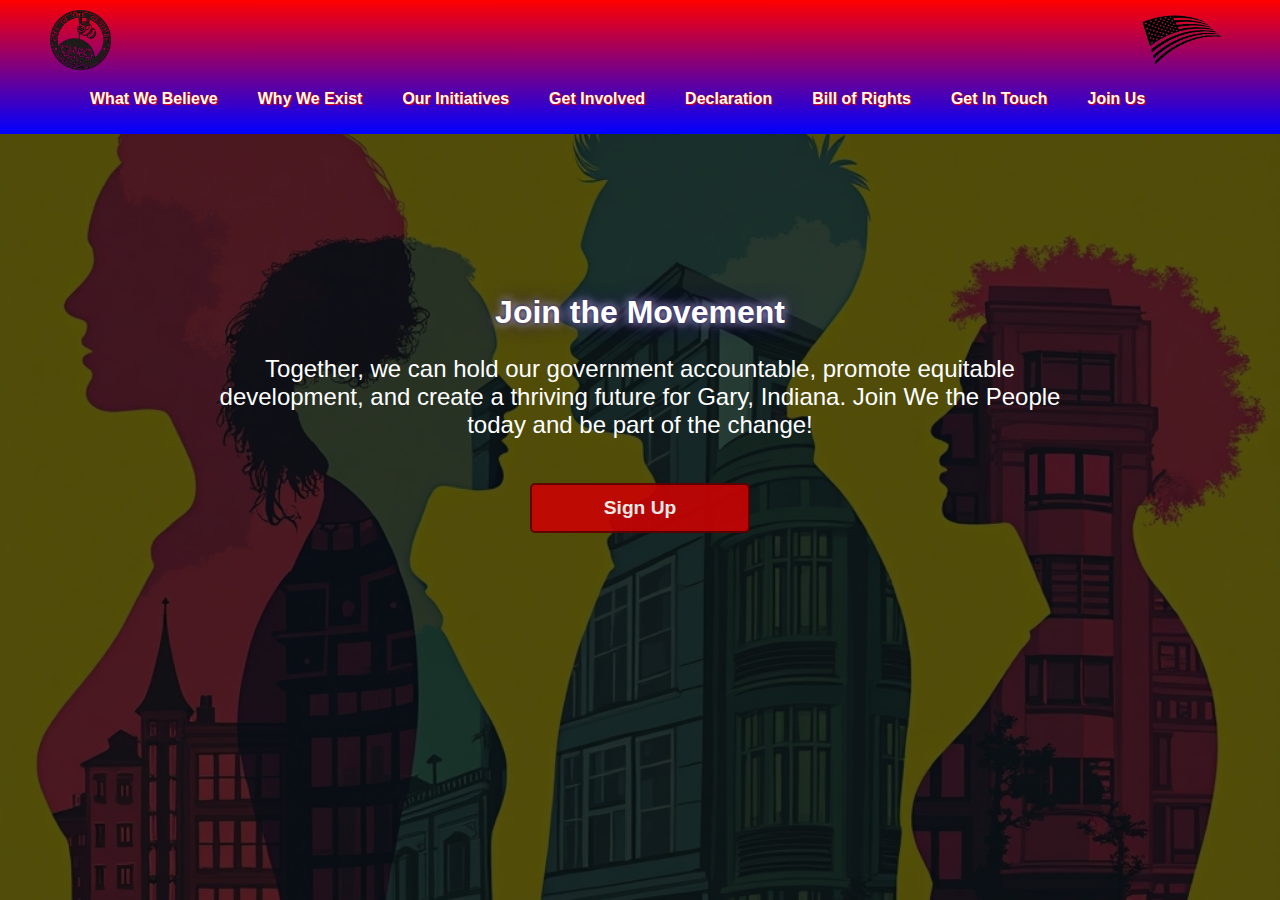
<file: Join-us.html>
<!DOCTYPE html>
<html lang="en">

<head>
    <meta charset="UTF-8">
    <meta name="viewport" content="width=device-width, initial-scale=1.0">
    <link rel="stylesheet" href="https://cdnjs.cloudflare.com/ajax/libs/font-awesome/6.4.0/css/all.min.css"
        integrity="sha512-iecdLmaskl7CVkqkXNQ/ZH/XLlvWZOJyj7Yy7tcenmpD1ypASozpmT/E0iPtmFIB46ZmdtAc9eNBvH0H/ZpiBw=="
        crossorigin="anonymous" referrerpolicy="no-referrer" />

    <link rel="stylesheet" href="style.css">
    <title>Join Us</title>
    <style>
        body {
            position: relative;
            margin: 0;
            font-family: sans-serif;
        }

        body::before {
            content: '';
            position: absolute;
            top: 0;
            left: 0;
            width: 100%;
            height: 100%;
            background: url(images/7.jpg) center/cover no-repeat;
            z-index: -1;
        }

        body::after {
            content: '';
            position: absolute;
            top: 0;
            left: 0;
            width: 100%;
            height: 100%;
            background: rgba(8, 8, 8, 0.7);
            z-index: -1;
        }

        .container {
            position: relative;
            z-index: 1;
            background: rgba(7, 7, 7, 0);
        }

        .headingtop,
        .para,
        .button-container {
            position: relative;
            z-index: 1;

        }

        .headingtop {
            font-weight: 900;
        }

        .para {
            font-weight: 500;
        }

        .button-container {
            font-weight: 400;

        }

        button {
            border: 2px solid #5f0000;
            background: rgb(201, 3, 3);
        }
        button:hover {
            background: rgb(31, 1, 161);
            color: #fdfcfd;
            border: 2px solid #15015f;
        }
    </style>
</head>

<body>
    <div class="container">
        <!-- header -->
        <nav>
            <a href="/index.html" class="logo">
                <img src="images/city_logo.png" alt="City Logo" style="height: 60px; width: auto;">
            </a>
            <a href="/index.html" class="logo">
                <img src="images/vector-american-flags.png" alt="City Logo" style="height: 60px; width: auto;">
            </a>
            <label for="toggler">
                <i class="fa fa-bars"></i>
            </label>
            <input type="checkbox" id="toggler" name="">
            <div class="menu">
                <ul class="list">
                    <li><a href="/AboutUs.html">What We Believe</a></li>
                    <li><a href="/Why-Exist.html">Why We Exist</a></li>
                    <li><a href="/Our-Initiative.html">Our Initiatives</a></li>
                    <li><a href="/Get-Involved.html">Get Involved</a></li>
                    <li><a href="/Declaration.html">Declaration</a></li>
                    <li><a href="/gray.html">Bill of Rights</a></li>
                    <li><a href="/contact.html">Get In Touch</a></li>
                    <li><a href="/Join-us.html">Join Us</a></li>
                </ul>
            </div>
        </nav>


        <h1 class="headingtop " style="margin-top: 160px;">Join the Movement</h1>
        <p class="para">Together, we can hold our government accountable, promote equitable development, and create a thriving
            future for Gary, Indiana. Join We the People today and be part of the change!</p>

        <div class="button-container">
            <a href="https://www.change.org/p/mandate-gary-s-city-officials-to-auction-over-8-000-city-owned-parcels">
                <button>Sign Up</button>
            </a>
        </div>

    </div>
</body>

</html>
</file>
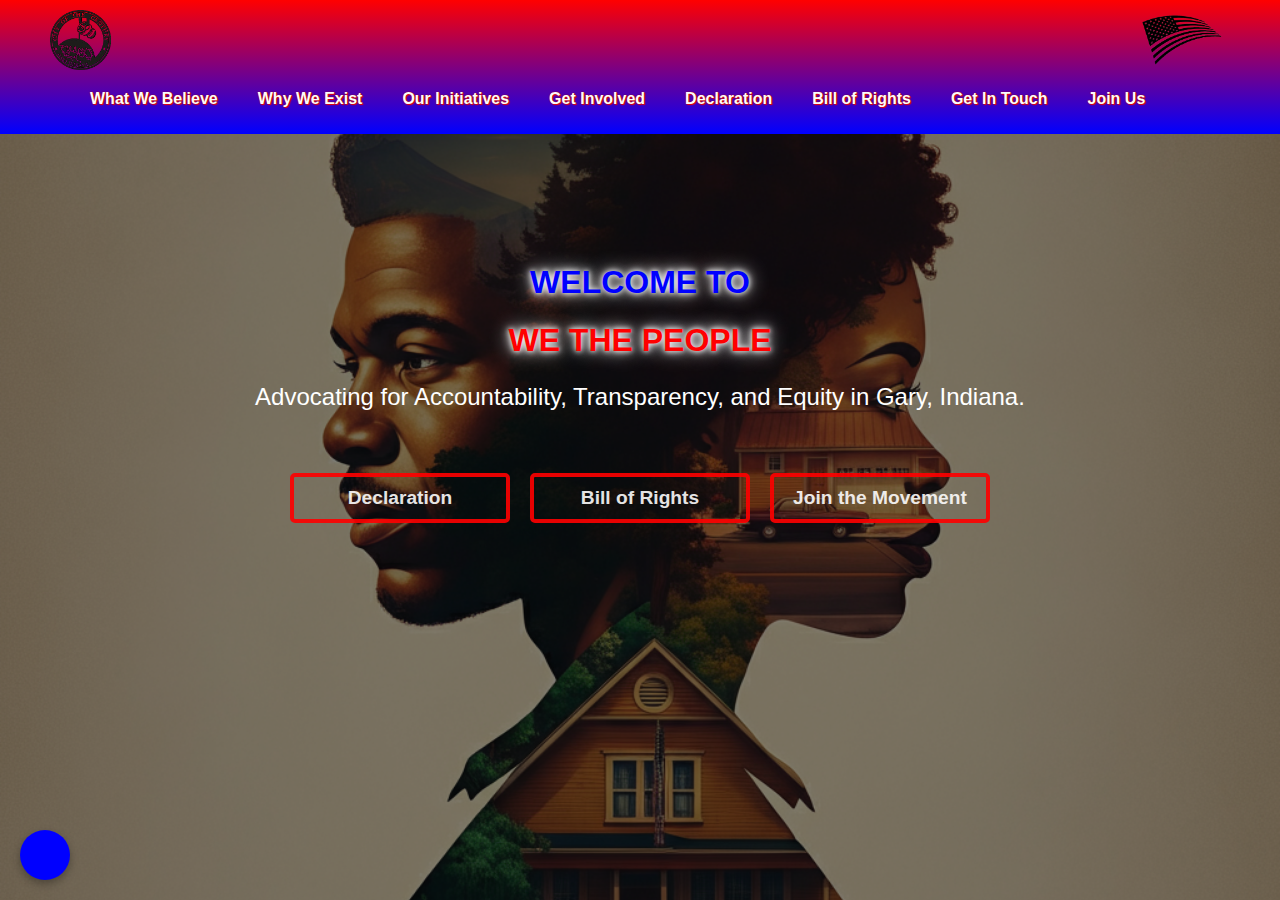
<file: main.html>
<!DOCTYPE html>
<html lang="en">

<head>
    <meta charset="UTF-8">
    <meta name="viewport" content="width=device-width, initial-scale=1.0">
    <link rel="stylesheet" href="https://cdnjs.cloudflare.com/ajax/libs/font-awesome/6.4.0/css/all.min.css"
        integrity="sha512-iecdLmaskl7CVkqkXNQ/ZH/XLlvWZOJyj7Yy7tcenmpD1ypASozpmT/E0iPtmFIB46ZmdtAc9eNBvH0H/ZpiBw=="
        crossorigin="anonymous" referrerpolicy="no-referrer" />

    <link rel="stylesheet" href="style.css">
    <title>WHY THE PEOPLE</title>
    <style>
        body {
            font-family: sans-serif;
            position: relative;
            margin: 0;
            font-family: sans-serif;
        }

        body::before {
            content: '';
            position: absolute;
            top: 0;
            left: 0;
            width: 100%;
            height: 100%;
            background: url(images/home1.jpg) center/cover no-repeat;
            background-position: 50% 15%;
            z-index: -1;
        }

        body::after {
            content: '';
            position: absolute;
            top: 0;
            left: 0;
            width: 100%;
            height: 100%;
            background: rgba(8, 8, 8, 0.5) !important;
            z-index: -1;
        }

        .container {
            position: relative;
            z-index: 1;
            background: rgba(7, 7, 7, 0) !important;
        }

        .headingtop,
        .para,
        .button-container {
            position: relative;
            z-index: 1;

        }

        .headingtop {
            font-weight: 900;
        }

        .headingtop {
            text-align: center;
            color: white;
            text-shadow: 0 0 5px rgb(245, 245, 247), 0 0 10px rgb(255, 255, 255, 1),
                0 0 20px rgb(252, 251, 253);
        }

        .para {
            font-family: sans-serif;
            font-weight: 100 !important;
        }

        .button-container {
            font-weight: 400;

        }
    </style>
</head>

<body>

    <!-- bg animation -->
    <div class="container">
        <!-- header -->
        <nav>
            <a href="/index.html" class="logo">
                <img src="images/city_logo.png" alt="City Logo" style="height: 60px; width: auto;">
            </a>
            <a href="/index.html" class="logo">
                <img src="images/vector-american-flags.png" alt="City Logo" style="height: 60px; width: auto;">
            </a>
            <label for="toggler">
                <i class="fa fa-bars"></i>
            </label>
            <input type="checkbox" id="toggler" name="">
            <div class="menu">
                <ul class="list">
                    <li><a href="/AboutUs.html">What We Believe</a></li>
                    <li><a href="/Why-Exist.html">Why We Exist</a></li>
                    <li><a href="/Our-Initiative.html">Our Initiatives</a></li>
                    <li><a href="/Get-Involved.html">Get Involved</a></li>
                    <li><a href="/Declaration.html">Declaration</a></li>
                    <li><a href="/gray.html">Bill of Rights</a></li>
                    <li><a href="/contact.html">Get In Touch</a></li>
                    <li><a href="/Join-us.html">Join Us</a></li>
                </ul>
            </div>
        </nav>

        <h1 class="topspc headingtop" style="color: blue; margin-top: 130px;">WELCOME TO</h1>
        <h1 class="topspc headingtop" style="color: red;">WE THE PEOPLE</h1>
        <p class='para'>Advocating for Accountability, Transparency, and Equity in Gary, Indiana.</p>
        <br>
        <div class="button-container">
            <a href="/Declaration.html">
                <button>Declaration</button>
            </a>
            <a href="/gray.html">
                <button>Bill of Rights</button>
            </a>
            <a href="/Join-us.html">
                <button>Join the Movement</button>
            </a>
        </div>
    </div>
    <!-- Sticky Audio Icon -->
    <div class="sticky-audio-icon" id="audioIcon">
        <i class="fa fa-play" id="icon"></i>
    </div>

    <!-- Audio Element -->
    <audio id="audioPlayer" src="images/videoplayback.mp3"></audio>
    <script src="audio.js"></script>
</body>

</html>
</file>
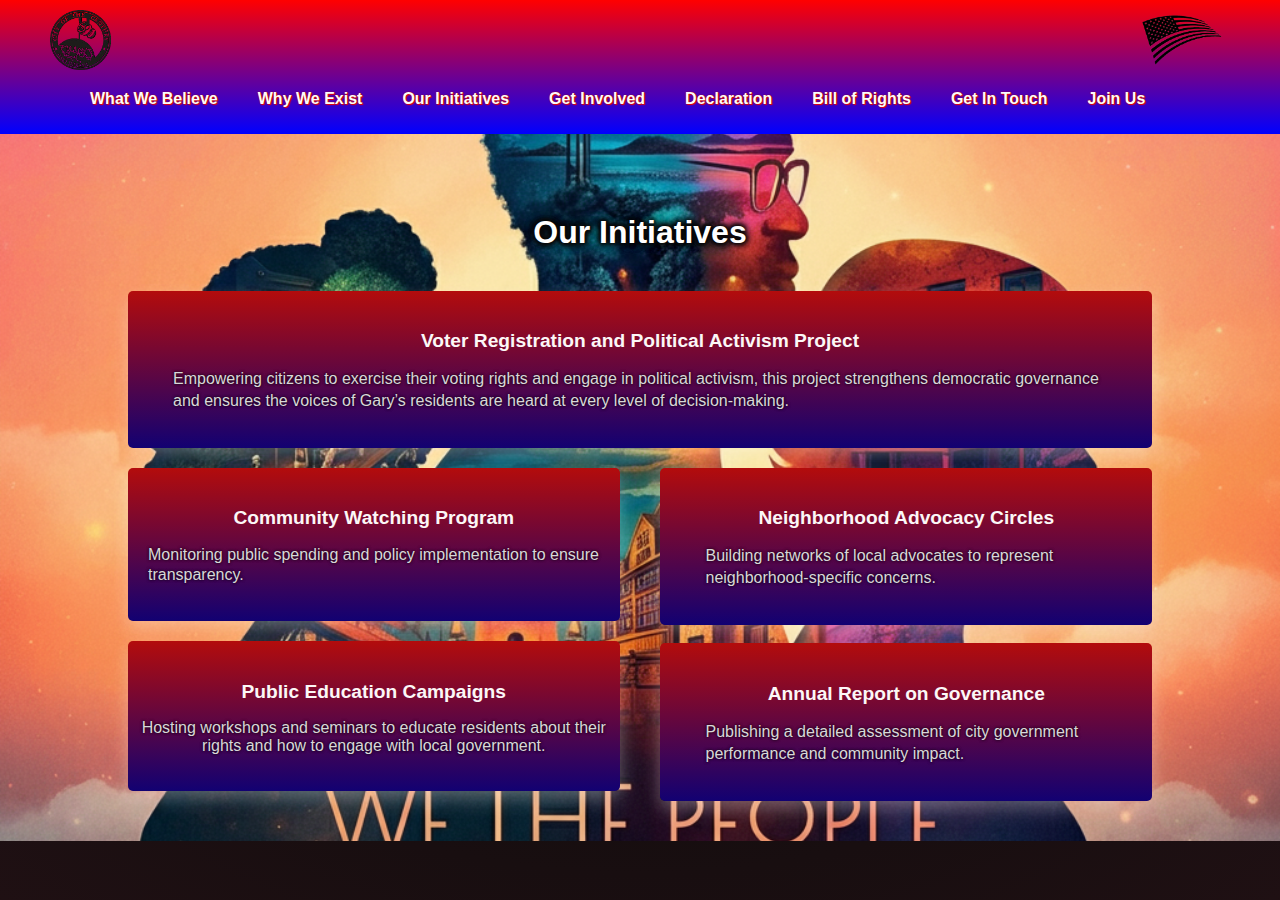
<file: Our-Initiative.html>
<!DOCTYPE html>
<html lang="en">

<head>
    <meta charset="UTF-8">
    <meta name="viewport" content="width=device-width, initial-scale=1.0">
    <link rel="stylesheet" href="https://cdnjs.cloudflare.com/ajax/libs/font-awesome/6.4.0/css/all.min.css"
        integrity="sha512-iecdLmaskl7CVkqkXNQ/ZH/XLlvWZOJyj7Yy7tcenmpD1ypASozpmT/E0iPtmFIB46ZmdtAc9eNBvH0H/ZpiBw=="
        crossorigin="anonymous" referrerpolicy="no-referrer" />
    <link rel="stylesheet" href="style.css">
    <title>Our-initiative</title>
    <style>
        body {
            font-family: sans-serif;
            margin: 0;
            padding: 0;

        }
        

        .container1 {
            text-align: center;
            padding: 20px 10% 0px 10%;
            background: url(images/4.jpg) center/cover no-repeat;
        }

        /* Main Heading */
        .main-heading {
            font-size: 2rem;
            font-weight: 800;
            color: white;
            /* background: linear-gradient( rgba(1, 78, 1,0.5),#0a0a0a); */
            text-shadow: 0 0 5px rgb(8, 6, 6), 0 0 10px rgb(12, 12, 12), 0 0 5px rgb(8, 6, 6), 0 0 10px rgb(12, 12, 12), 0 0 5px rgb(8, 6, 6), 0 0 10px rgb(12, 12, 12);
            margin-bottom: 30px;
            text-align: center;
        }

        .tagline {
            font-size: 1.5rem;
            color: #d8d8d8;
            text-align: center;
            font-style: italic;
            margin-bottom: 20px;
            text-shadow: 0 0 5px rgba(255, 255, 255, 0.6);
        }

        /* Two columns layout */
        .content-wrapper {
            display: flex;
            justify-content: space-between;
            gap: 0px;
            flex-wrap: wrap;
        }

        .left-column {
            width: 48%;
            display: flex;
            flex-direction: column;
            gap: 20px;
        }


        .right-column {
            width: 48%;
            display: flex;
            flex-direction: column;

        }

        .box {
            background: linear-gradient(to bottom, #b30c0c, #120172);
            padding: 20px 10px;
            border-radius: 5px;
            box-shadow: 0 10px 20px rgba(253, 252, 252, 0.2), 0 5px 15px rgba(252, 251, 251, 0.15);
            transition: all 0.3s ease;
        }

        .box h3 {
            font-size: 1.2rem;
            font-weight: 700;
            color: #fcf7f7;
            margin-bottom: 10px;
        }

        .box p {
            font-size: 1rem;
            color: #d8d8d8;
            list-style: none;
            text-shadow: 0 0 3px rgba(5, 5, 5, 0.6), 0 0 3px rgba(5, 5, 5, 0.6);
        }

        .box .alignlft {
            text-align: left;
            padding: 0px 10px !important;
            line-height: 20px;

        }

        .box .righttext {
            padding: 0px 35px !important;
            line-height: 22px;
        }

        .box:hover {
            box-shadow: 0 6px 12px rgba(0, 0, 0, 0.2);
        }

        .cta-button {
            width: 80%;
            padding: 10px 20%;
            font-size: 1.2rem;
            font-weight: 600;
            background: linear-gradient(#808080, rgb(15, 1, 78));
            color: rgb(252, 249, 249);
            border: none;
            border-radius: 5px;
            cursor: pointer;
            margin-top: 40px;
            margin-bottom: 10px;
            transition: background-color 0.3s;
            text-shadow: 2px 4px 5px rgb(0, 0, 0);
        }

        .cta-button:hover {
            cursor: pointer;
            color: rgb(250, 253, 250);
            font-weight: 800;
            background: linear-gradient(rgb(218, 3, 3), #808080);
            opacity: 1;
            text-shadow: 0 0 8px #fff, 0 0 10px #fff;
        }

        /* Mobile View */
        @media screen and (max-width: 900px) {
            .box .righttext {
                padding: 0px 30px !important;
            }
        }

        @media screen and (max-width: 800px) {
            .box .righttext {
                padding: 0px 15px !important;

            }

            .box .alignlft {
                text-align: left;
                padding: 0px 10px !important;
                line-height: 18px;
                font-size: 15px;

            }
        }

        @media screen and (max-width: 550px) {
            .content-wrapper {
                flex-direction: column;
                gap: 20px;
            }

            .left-column,
            .right-column {
                width: 100%;
            }

            .main-heading {
                font-size: 1.5rem;
            }

            .cta-button {
                font-size: 0.8rem;
            }
        }
    </style>
</head>

<body>
    <div class="wrapper">
        <!-- header  -->
        <nav>
            <a href="/index.html" class="logo">
                <img src="images/city_logo.png" alt="City Logo" style="height: 60px; width: auto;">
            </a>
            <a href="/index.html" class="logo">
                <img src="images/vector-american-flags.png" alt="City Logo" style="height: 60px; width: auto;">
            </a>
            <label for="toggler">
                <i class="fa fa-bars"></i>
            </label>
            <input type="checkbox" id="toggler" name="">
            <div class="menu">
                <ul class="list">
                    <li><a href="/AboutUs.html">What We Believe</a></li>
                    <li><a href="/Why-Exist.html">Why We Exist</a></li>
                    <li><a href="/Our-Initiative.html">Our Initiatives</a></li>
                    <li><a href="/Get-Involved.html">Get Involved</a></li>
                    <li><a href="/Declaration.html">Declaration</a></li>
                    <li><a href="/gray.html">Bill of Rights</a></li>
                    <li><a href="/contact.html">Get In Touch</a></li>
                    <li><a href="/Join-us.html">Join Us</a></li>
                </ul>
            </div>
        </nav>
        <!-- header  -->
        <div class="container1">
            <!-- Add tagline here -->
            <div class="main-heading" style="margin-top: 60px; margin-bottom: 40px;">Our Initiatives</div>
            <div class="content-wrapper">
                <div class="box" style="margin-bottom: 20px;">
                    <h3>Voter Registration and Political Activism Project</h3>
                    <p class="alignlft righttext">Empowering citizens to exercise their voting rights and engage in political activism, this project strengthens democratic governance and ensures the voices of Gary’s residents are heard at every level of decision-making.
                    </p>
                    
                </div>
                <!-- Left Column -->
                <div class="left-column">
                    <div class="box ">

                        <h3>Community Watching Program</h3>
                        <p class="alignlft">Monitoring public spending and policy implementation to ensure transparency.
                        </p>
                       
                    </div>
                    <div class="box">
                        <h3>Public Education Campaigns</h3>
                        <p>Hosting workshops and seminars to educate residents about their rights and how to engage with
                            local government.</p>
                       
                    </div>
                </div>

                <!-- Right Column -->
                <div class="right-column" style="margin-bottom: 40px;">
                    <div class="box">
                        <h3>Neighborhood Advocacy Circles</h3>
                        <p class="alignlft righttext">Building networks of local advocates to represent
                            neighborhood-specific concerns.
                        </p>
                        
                    </div>
                    <br>
                    <div class="box">
                        <h3>Annual Report on Governance</h3>
                        <p class="alignlft righttext">Publishing a detailed assessment of city government performance
                            and community impact.
                        </p>
                        
                    </div>

                </div>
            </div>
        </div>
    </div>
</body>

</html>
</file>
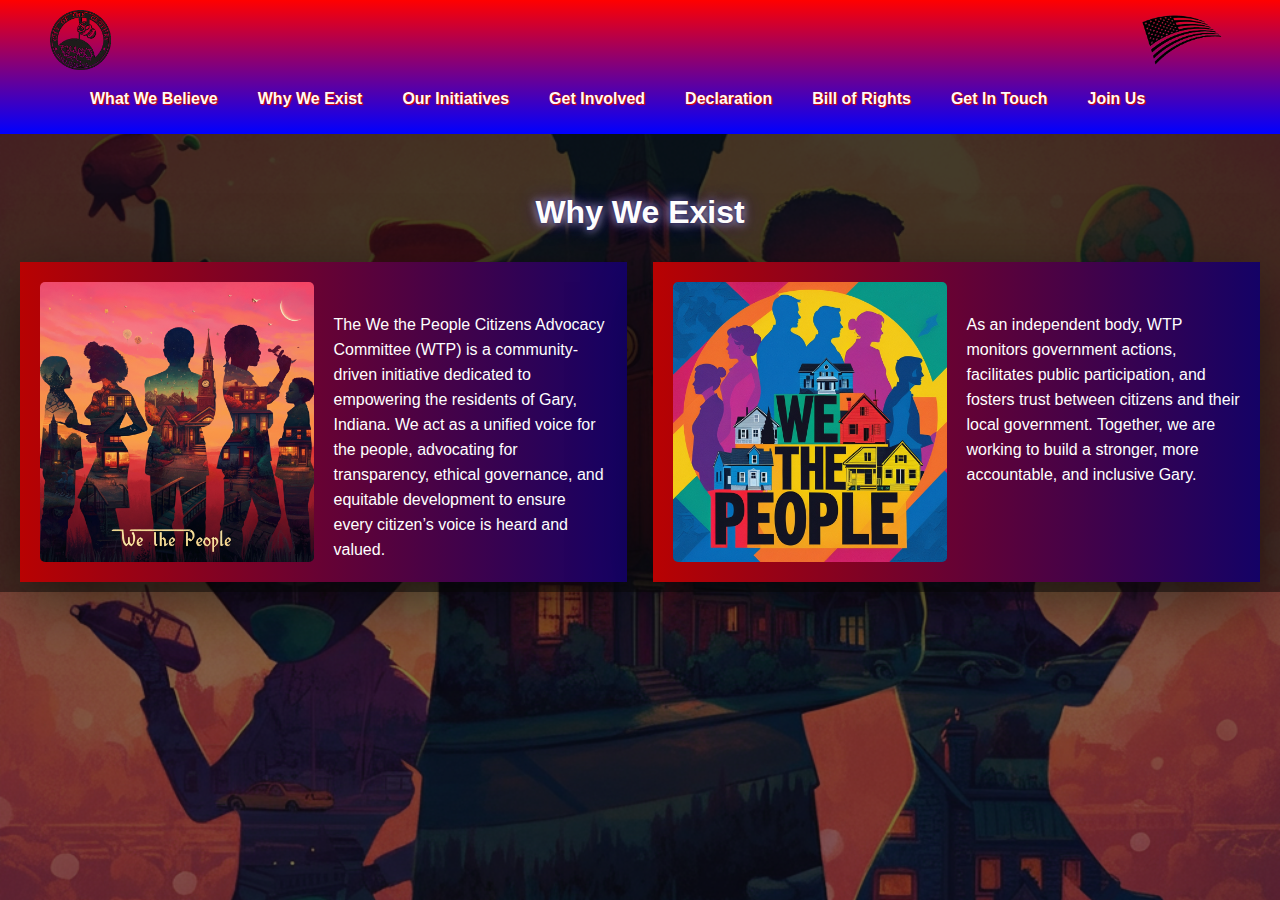
<file: Why-Exist.html>
<!DOCTYPE html>
<html lang="en">

<head>
    <meta charset="UTF-8">
    <meta name="viewport" content="width=device-width, initial-scale=1.0">
    <link rel="stylesheet" href="https://cdnjs.cloudflare.com/ajax/libs/font-awesome/6.4.0/css/all.min.css"
        integrity="sha512-iecdLmaskl7CVkqkXNQ/ZH/XLlvWZOJyj7Yy7tcenmpD1ypASozpmT/E0iPtmFIB46ZmdtAc9eNBvH0H/ZpiBw=="
        crossorigin="anonymous" referrerpolicy="no-referrer" />
    <link rel="stylesheet" href="style.css">
    <title>Why We Exist</title>
    <style>
        body {
            position: relative;
            margin: 0;
            font-family: sans-serif;
        }

        body::before {
            content: '';
            position: absolute;
            top: 0;
            left: 0;
            width: 100%;
            height: 100%;
            background: url(images/3.jpg) center/cover no-repeat;
            z-index: -1;
        }

        body::after {
            content: '';
            position: absolute;
            top: 0;
            left: 0;
            width: 100%;
            height: 100%;
            background: rgba(8, 8, 8, 0.5);
            z-index: -1;
        }

        .container {
            position: relative;
            z-index: 1;
            background: rgba(7, 7, 7, 0.5);
        }

        .headingtop {
            font-weight: 900;
        }

        .button-container {
            font-weight: 400;
        }

        button {
            border: 3px solid rgb(204, 4, 4);
        }

        .about-container {
            display: flex;
            justify-content: space-between;
            flex-wrap: wrap;
            margin: 0px 10px;
        }

        .about-box {
            text-align: left;
            position: relative;
            width: 45%;
            display: flex;
            flex-direction: row;
            background: linear-gradient(to right, #b80202, #140266);
            margin: 10px;
            padding: 20px;
            transition: 0.6s;
            box-shadow: 0px 20px 60px rgba(0, 0, 0, 0.5);
        }

        .about-box .image-container {
            width: 50%;
            height: 280px;
            overflow: hidden;
            border-radius: 5px;
            margin-right: 20px;
        }

        .about-box .image-container img {
            width: 100%;
            height: 100%;
            object-fit: cover;
        }

        .about-box .box-content {
            width: 50%;
            font-size: 1rem;
            font-family: 'Abel', sans-serif;
            color: white;
            line-height: 25px;
            padding-top: 30px;
        }

        .box-heading {
            font-size: 1.1rem;
            font-weight: 700;
            color: white;
            margin: 15px 0;
            text-shadow: 2px 2px 10px rgba(0, 0, 0, 0.7);
        }

        @media screen and (max-width: 900px) {
            .about-box {
                flex-direction: column;
                width: 100%;
                margin: 10px 0;
            }

            .about-box .image-container,
            .about-box .box-content {
                width: 100%;
            }
        }

        @media screen and (max-width: 600px) {
            .aboutheading {
                font-size: 1.7rem;
            }

            .box-heading {
                font-size: 1rem;
            }

            .box-content {
                font-size: 0.9rem;
            }
        }
    </style>
</head>

<body>
    <div class="container">
        <!-- header -->
        <nav>
            <a href="/index.html" class="logo">
                <img src="images/city_logo.png" alt="City Logo" style="height: 60px; width: auto;">
            </a>
            <a href="/index.html" class="logo">
                <img src="images/vector-american-flags.png" alt="City Logo" style="height: 60px; width: auto;">
            </a>
            <label for="toggler">
                <i class="fa fa-bars"></i>
            </label>
            <input type="checkbox" id="toggler" name="">
            <div class="menu">
                <ul class="list">
                    <li><a href="/AboutUs.html">What We Believe</a></li>
                    <li><a href="/Why-Exist.html">Why We Exist</a></li>
                    <li><a href="/Our-Initiative.html">Our Initiatives</a></li>
                    <li><a href="/Get-Involved.html">Get Involved</a></li>
                    <li><a href="/Declaration.html">Declaration</a></li>
                    <li><a href="/gray.html">Bill of Rights</a></li>
                    <li><a href="/contact.html">Get In Touch</a></li>
                    <li><a href="/Join-us.html">Join Us</a></li>
                </ul>
            </div>
        </nav>
        <h1 class="headingtop" style="margin-top: 60px;">Why We Exist</h1>
        <div class="about-container">
            <div class="about-box">
                <div class="image-container">
                    <img src="images/6.jpg" loading="lazy" alt="Vision">
                </div>
                <div class="box-content">
                    The We the People Citizens Advocacy Committee (WTP) is a community-driven initiative dedicated
                    to empowering the residents of Gary, Indiana. We act as a unified voice for the people, advocating for
                    transparency, ethical governance, and equitable development to ensure every citizen’s voice is heard and
                    valued.
                </div>
            </div>

            <div class="about-box">
                <div class="image-container">
                    <img src="images/2.jpg" loading="lazy" alt="Impact goal">
                </div>
                <div class="box-content">
                    As an independent body, WTP monitors government actions, facilitates public participation, and
                    fosters trust between citizens and their local government. Together, we are working to build a stronger,
                    more accountable, and inclusive Gary.
                </div>
            </div>
        </div>
    </div>
</body>

</html>
</file>
<file: style.css>
/* bg animation  */
::-webkit-scrollbar {
  width: 5px;
  height: 5px;
}

::-webkit-scrollbar-track {
  background-color: transparent;
}

::-webkit-scrollbar-thumb {
  background-color: blue;
  border-radius: 10px;
}

::-webkit-scrollbar-thumb:hover {
  background-color: blue;
}

body {
  margin: 0;
  height: 100vh;
  font-weight: 100;
  background: radial-gradient(#0a0a0a, #1f1013);
  overflow-y: auto;
  overflow-x: hidden;
  -webkit-animation: fadeIn 1 1s ease-out;
  -moz-animation: fadeIn 1 1s ease-out;
  -o-animation: fadeIn 1 1s ease-out;
  animation: fadeIn 1 1s ease-out;
}

.container {
  text-align: center;
  justify-content: center;
  background: #000;
}

/* audio icon  */

.sticky-audio-icon {
  position: fixed;
  bottom: 20px;
  left: 20px;
  background-color: blue;
  border-radius: 50%;
  box-shadow: 0 4px 8px rgba(0, 0, 0, 0.3);
  width: 50px;
  height: 50px;
  display: flex;
  align-items: center;
  justify-content: center;
  cursor: pointer;
  z-index: 1000;
}

.sticky-audio-icon i {
  font-size: 24px;
  color: #fcfbfc;
}
/* audio icon  */

@keyframes blinkT {
  0% {
      opacity: 1;
  }

  50% {
      opacity: 0.5;
  }

  100% {
      opacity: 1;
  }
}

/* nav */
nav {
  display: flex;
  flex-wrap: wrap;
  align-items: center;
  justify-content: space-between;
  font-size: 16px;
  font-weight: bold;
  font-family: sans-serif;
  padding: 10px 50px;
  background: linear-gradient(to bottom, red, blue);
}
nav a {
  text-decoration: none;
  color:#fbfbfd;
  text-shadow: 0 0 1px rgb(182, 3, 3), 0 0 1px rgb(177, 4, 4), 1px 1px 1px rgb(248, 4, 4);
}
nav a:hover {
  color: white;
  text-shadow: 0 0 5px white, 0 0 10px rgb(7, 7, 7), 2px 2px 2px rgb(36, 33, 206);
}

.list {
  display: flex;
  list-style: none;
  gap: 40px;
}

/* nav */
.button-container {
  display: flex;
  flex-wrap: wrap;
  gap: 20px;
  text-align: center;
  justify-content: center;
  padding-top: 20px !important;
  padding-bottom: 30px !important;
}
button {
  border: 4px solid red;
  background: transparent;
  font-family: "Roboto", sans-serif;
  color: #fcfbfb;
  width: 220px;
  height: 50px;
  font-weight: 800;
  font-size: 1.2rem;
  border-radius: 5px;
  opacity: 0.9;
  transition: 0.3s;
}

button:hover {
  border: 4px solid #0a027e;
  background-color: rgba(1, 2, 78, 0.5);
  cursor: pointer;
  color: white;
  font-weight: 800;
  opacity: 1;
  box-shadow: 0 8px 16px 0 rgba(0, 0, 0, 0.2);
}

button:focus {
  outline: none;
}
.container p {
  padding: 0 15%;
}

.headingtop {
  text-align: center;
  color: white;
  text-shadow: 0 0 5px rgb(13, 1, 80), 0 0 10px rgb(255, 255, 255, 1),
  0 0 20px rgb(40, 3, 143);
}

.headingtop:hover {
  text-shadow: 0 0 5px rgb(41, 1, 150), 0 0 10px rgb(255, 255, 255, 1),
    0 0 20px rgb(255, 255, 255, 1), 0 0 30px rgb(26, 6, 117);
    
}
.para {
  text-align: center;
  font-family:sans-serif;
  font-weight: 200;
  color: white;
  font-size: 1.5rem;
}
#toggler,
label {
  display: none;
}
label i {
  color: rgb(119, 3, 3);
}
#footer {
  font-family: "Roboto", sans-serif;
  font-size: 1.2em;
  color: white;
  position: fixed;
  -webkit-transform: translate(95vw, 90vh);
  -moz-transform: translate(95vw, 90vh);
  transform: translate(95vw, 90vh);
  transform: translate(95vw, 90vh);
}
/* bg animation  */

@media screen and (max-width: 650px) {
  .menu {
    width: 100%;
    max-height: 0;
    overflow: hidden;
  }
  label {
    display: inline-flex;
  }
  #toggler:checked ~ .menu {
    max-height: 100%;
    color: black !important;
  }
  .list {
    flex-direction: column;
    align-items: center;
    padding: 20px;
  }
  .headingtop {
    font-size: 1.6rem;
    color: white;
  }
  .para {
    font-size: 0.9rem;
  }
  .container p {
    padding: 0 4%;
  }
  .button-container {
    padding-top: 30px !important;
    padding-bottom: 10px !important;
  }
}
@media screen and (max-width: 600px) {
  nav {
    padding: 10px 10px;
  }
}

@-webkit-keyframes floatUp {
  0% {
    top: 100vh;
    opacity: 0;
  }
  25% {
    opacity: 1;
  }
  50% {
    top: 0vh;
    opacity: 0.8;
  }
  75% {
    opacity: 1;
  }
  100% {
    top: -100vh;
    opacity: 0;
  }
}
@-moz-keyframes floatUp {
  0% {
    top: 100vh;
    opacity: 0;
  }
  25% {
    opacity: 1;
  }
  50% {
    top: 0vh;
    opacity: 0.8;
  }
  75% {
    opacity: 1;
  }
  100% {
    top: -100vh;
    opacity: 0;
  }
}
@-o-keyframes floatUp {
  0% {
    top: 100vh;
    opacity: 0;
  }
  25% {
    opacity: 1;
  }
  50% {
    top: 0vh;
    opacity: 0.8;
  }
  75% {
    opacity: 1;
  }
  100% {
    top: -100vh;
    opacity: 0;
  }
}
@keyframes floatUp {
  0% {
    top: 100vh;
    opacity: 0;
  }
  25% {
    opacity: 1;
  }
  50% {
    top: 0vh;
    opacity: 0.8;
  }
  75% {
    opacity: 1;
  }
  100% {
    top: -100vh;
    opacity: 0;
  }
}


@keyframes scroll {
  100% {
    background-position: 0px -400%;
  }
}
@media (prefers-reduced-motion) {
  .wrapper {
    animation: scroll 800s linear infinite;
  }
}
</file>
